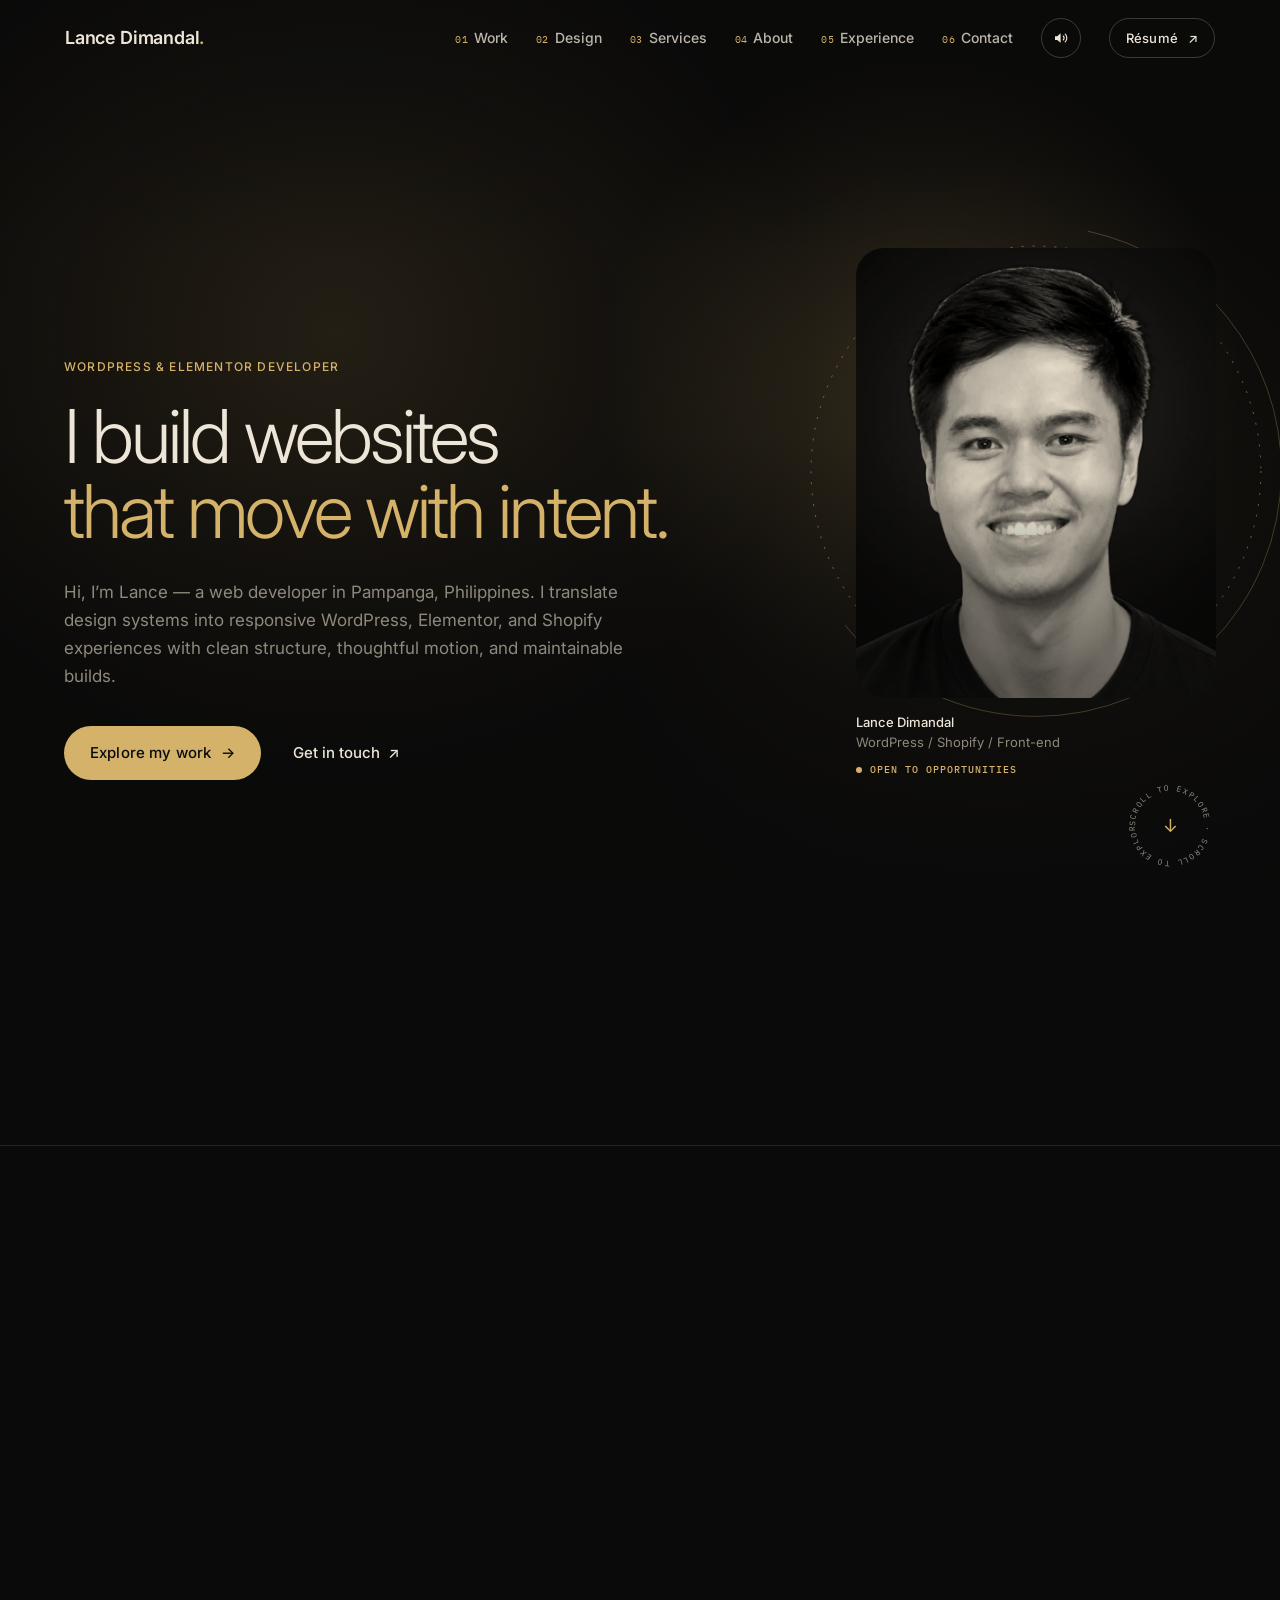
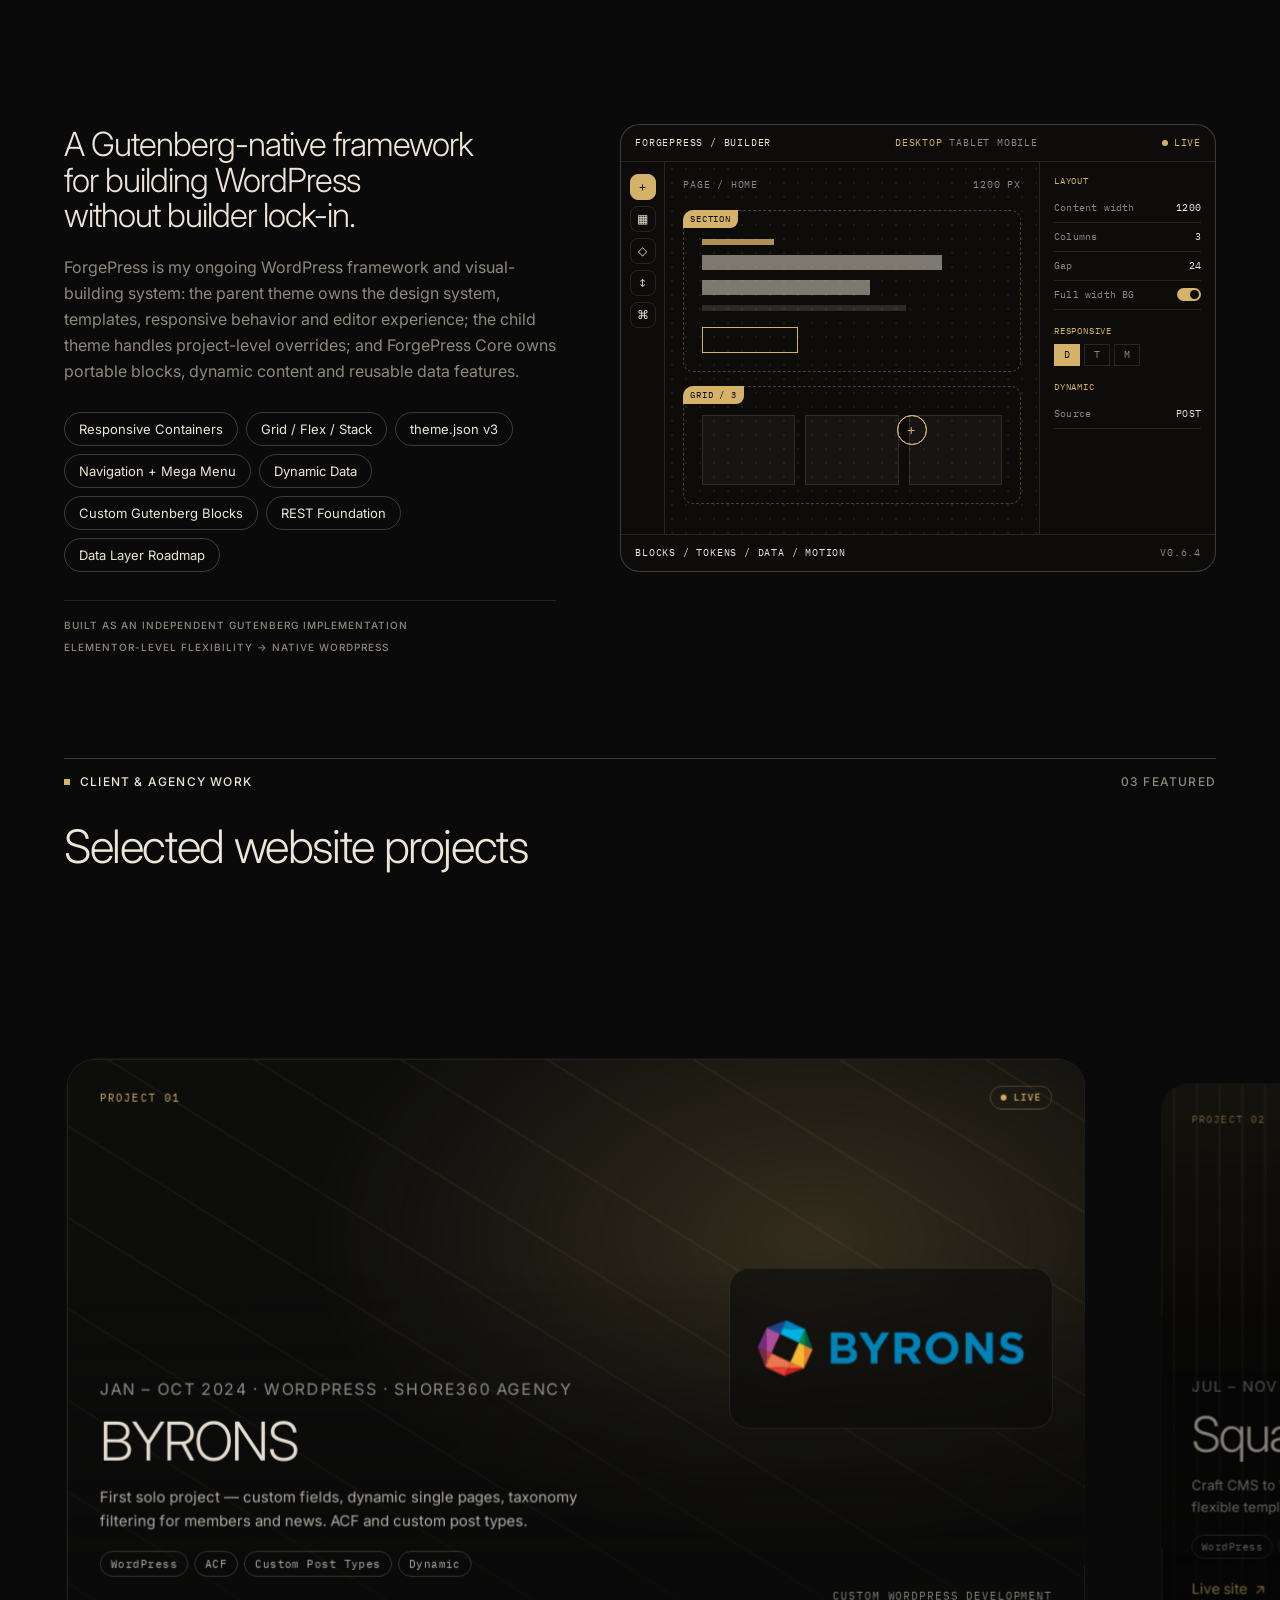
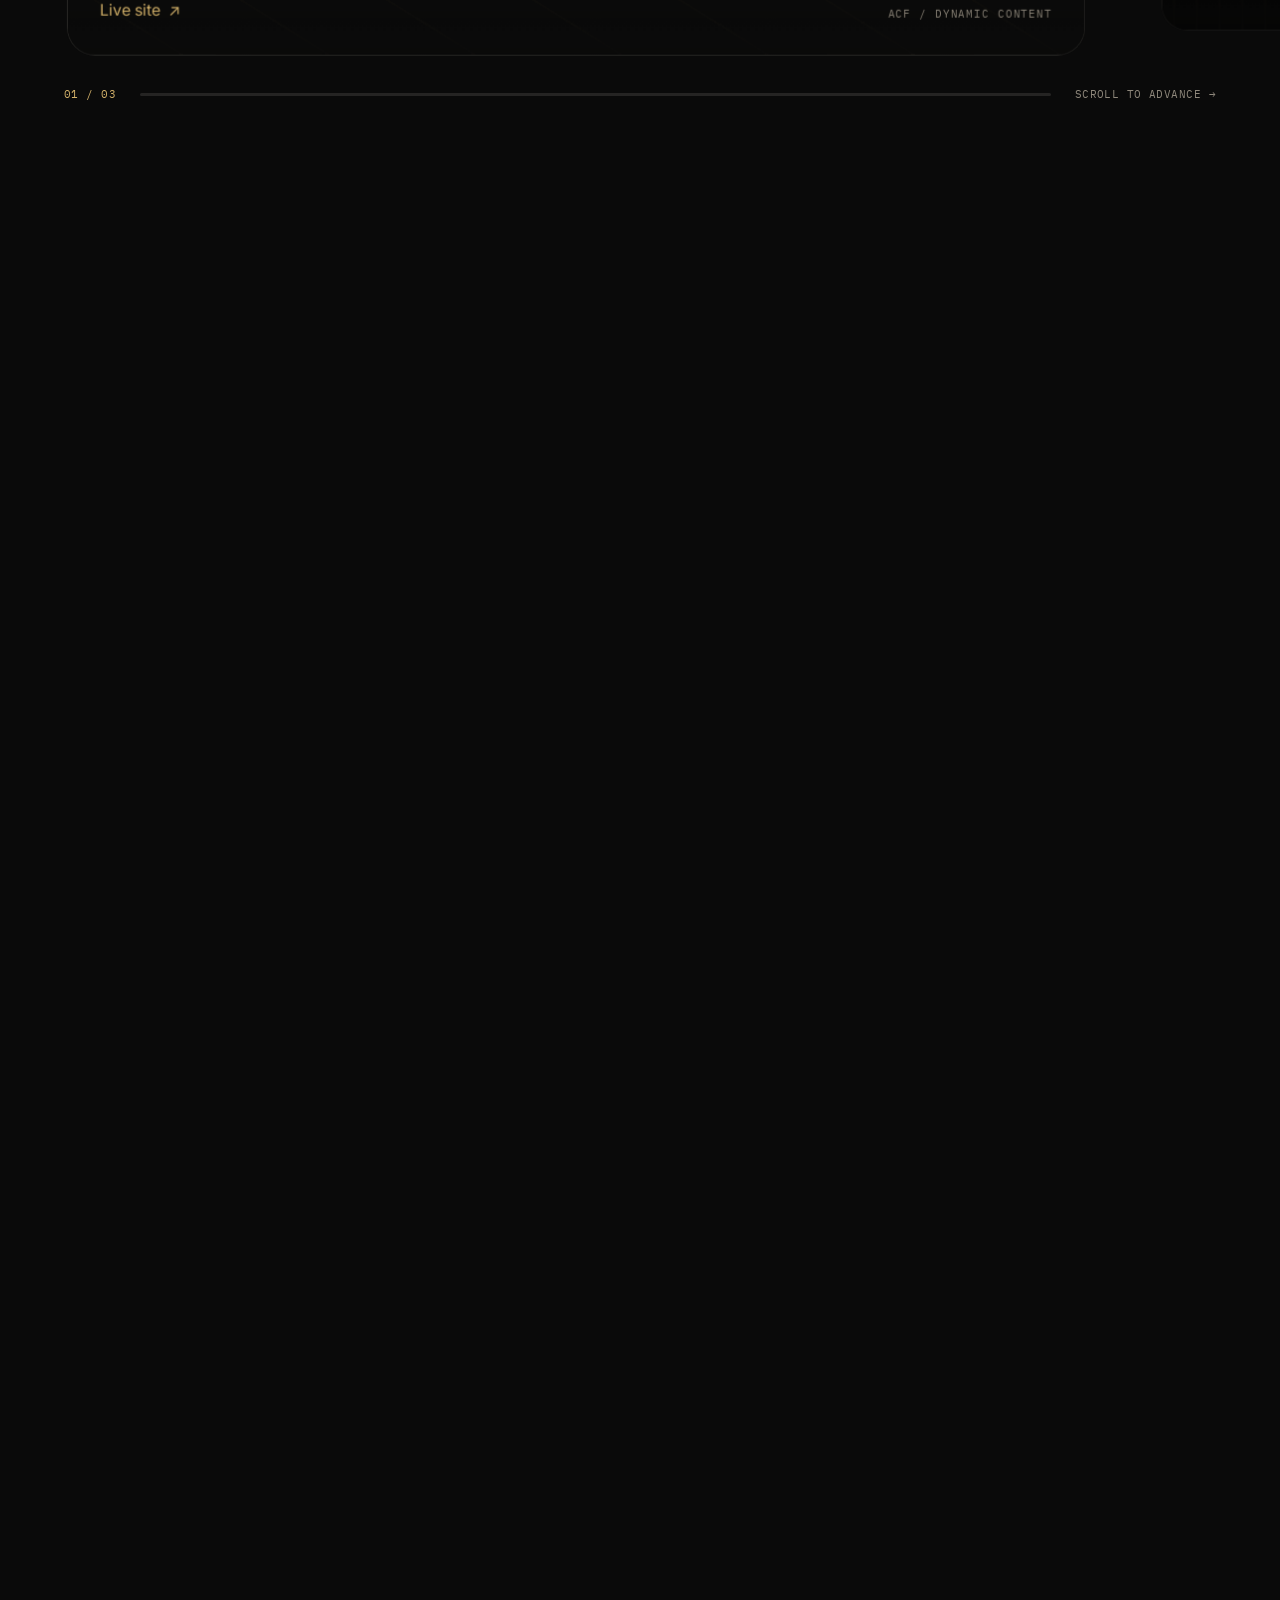
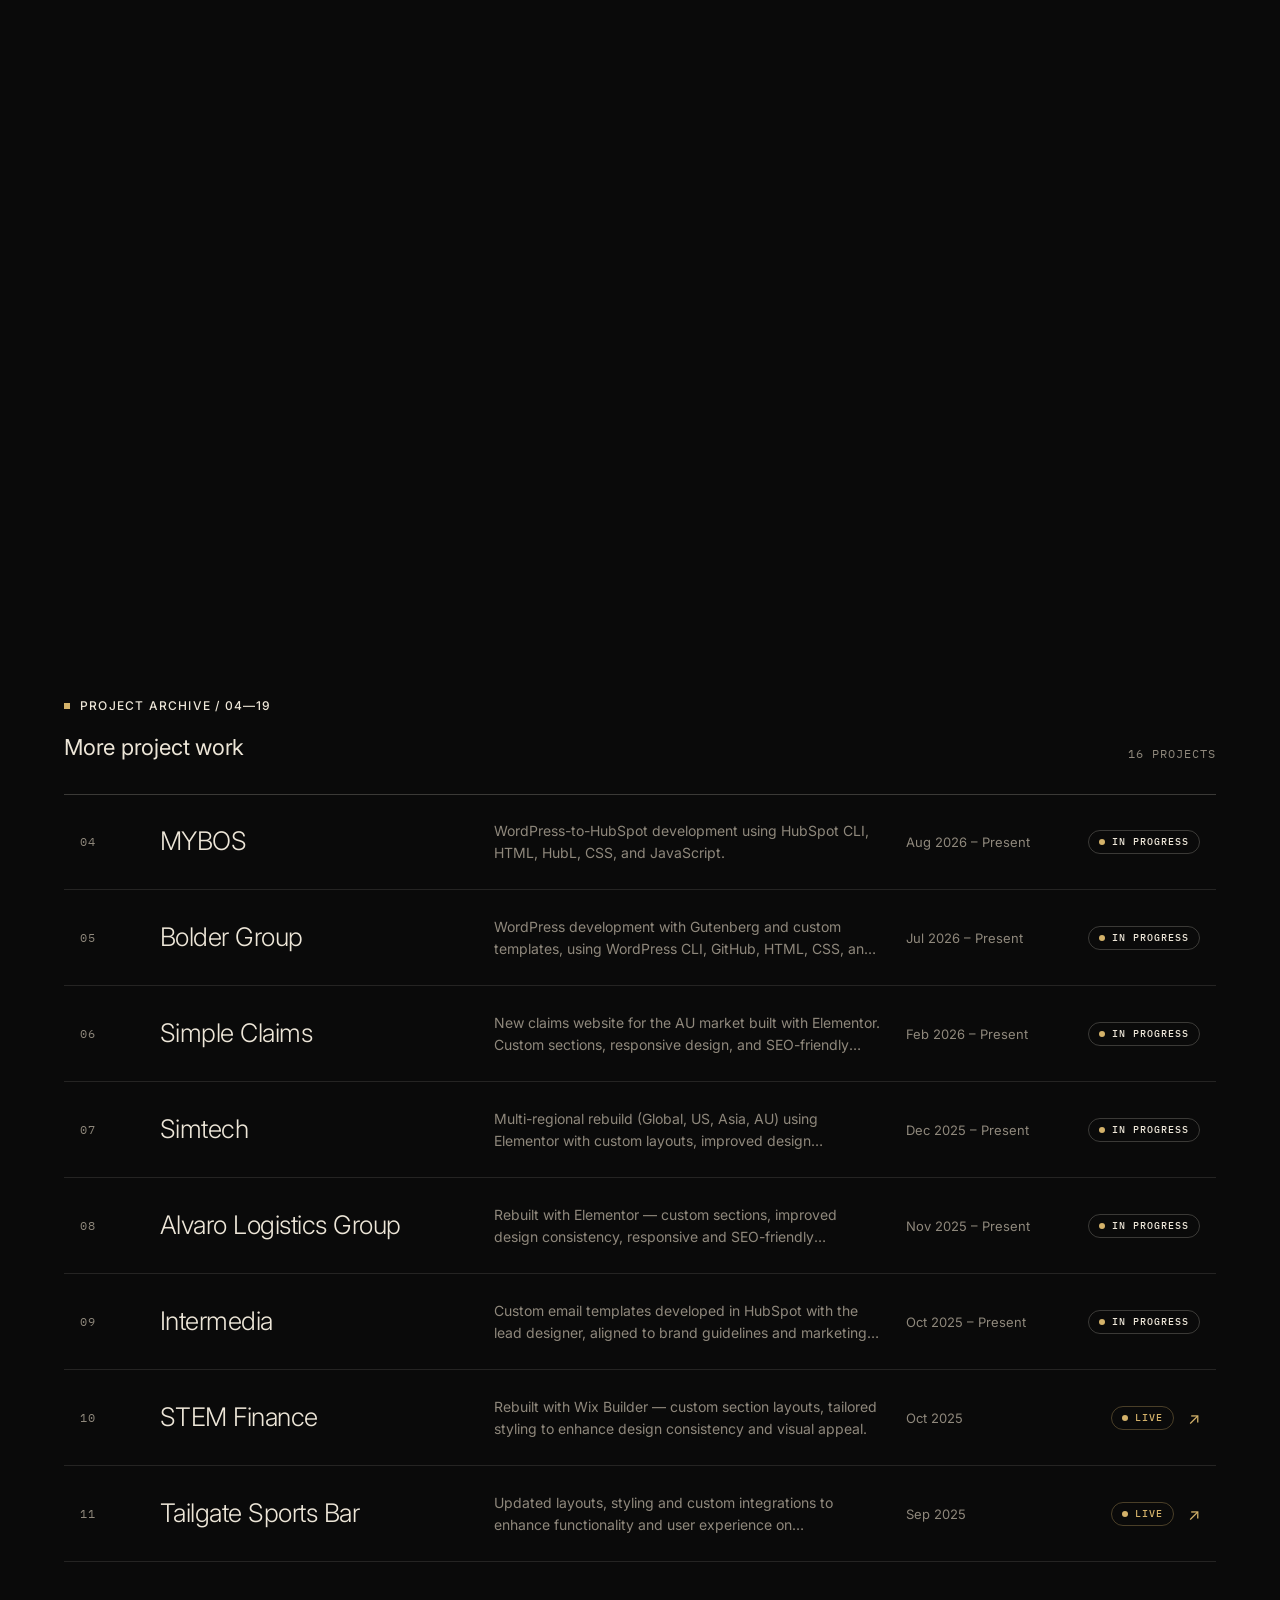
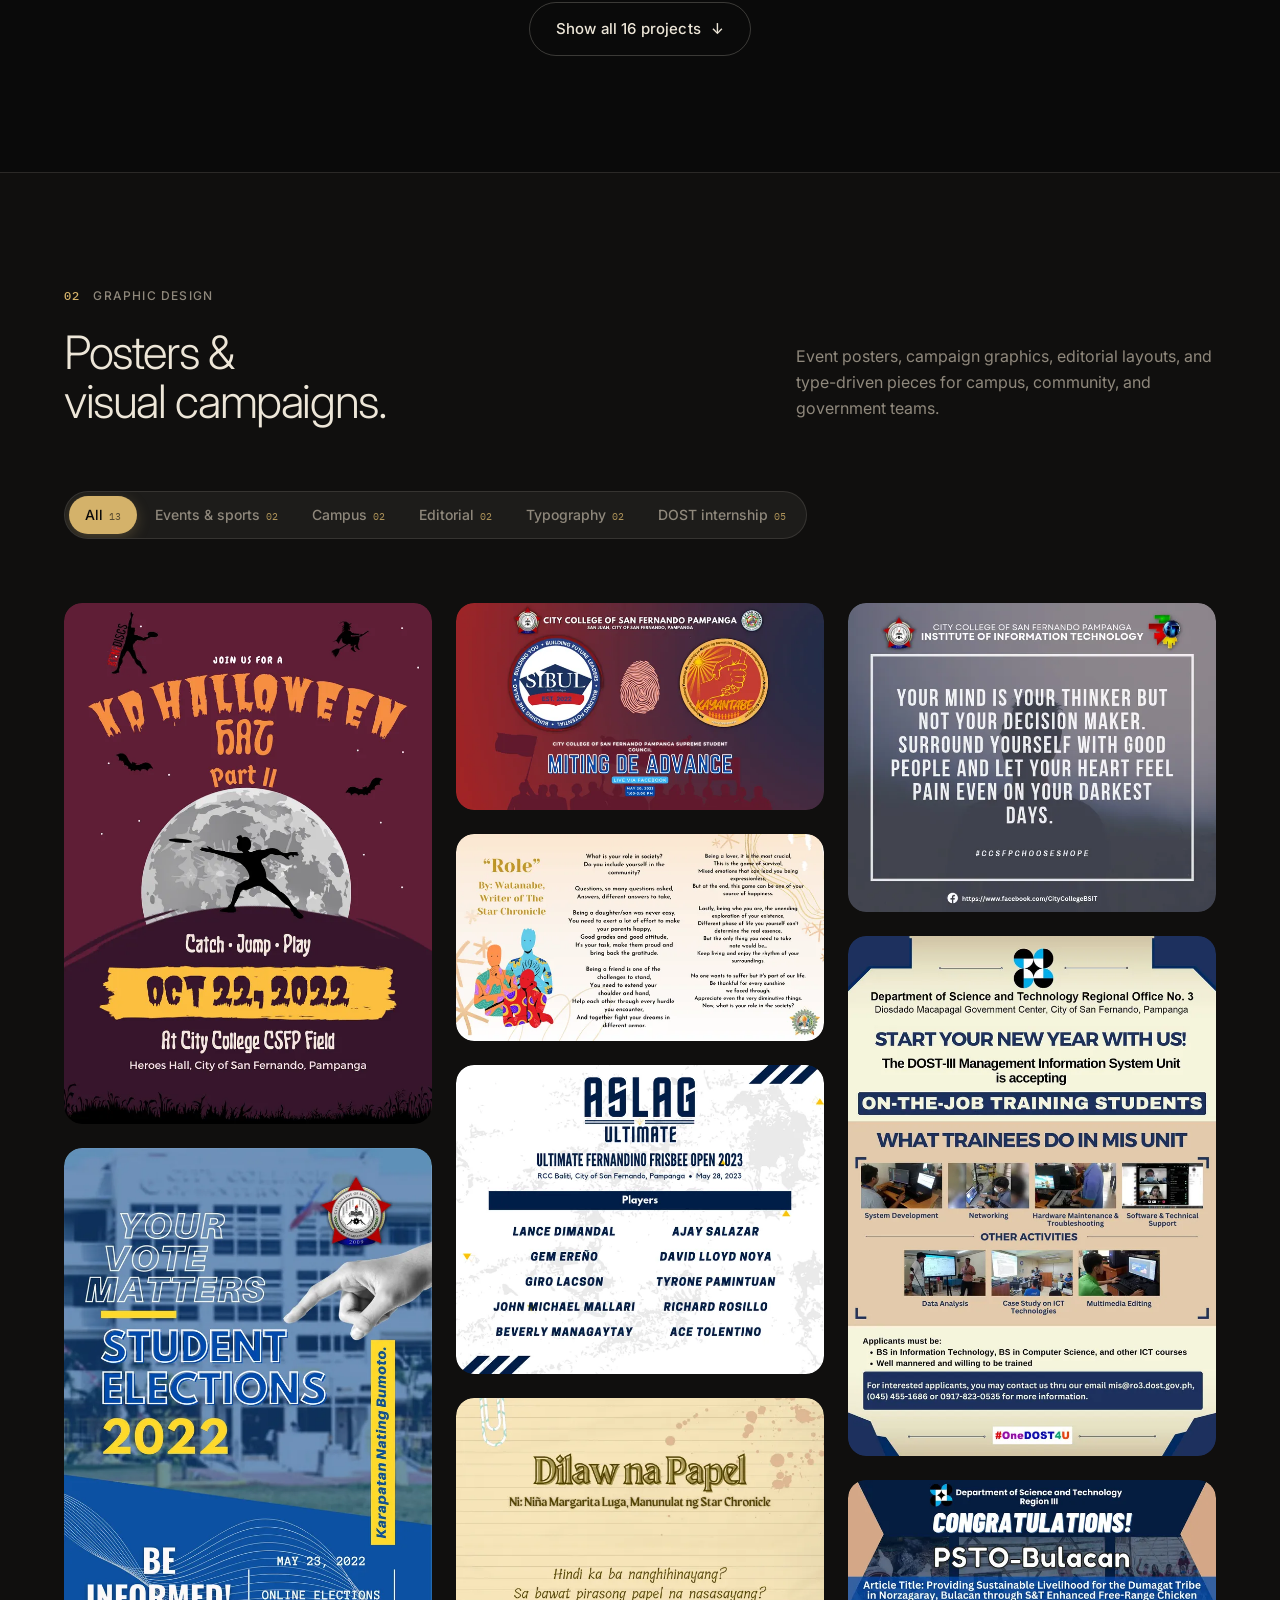
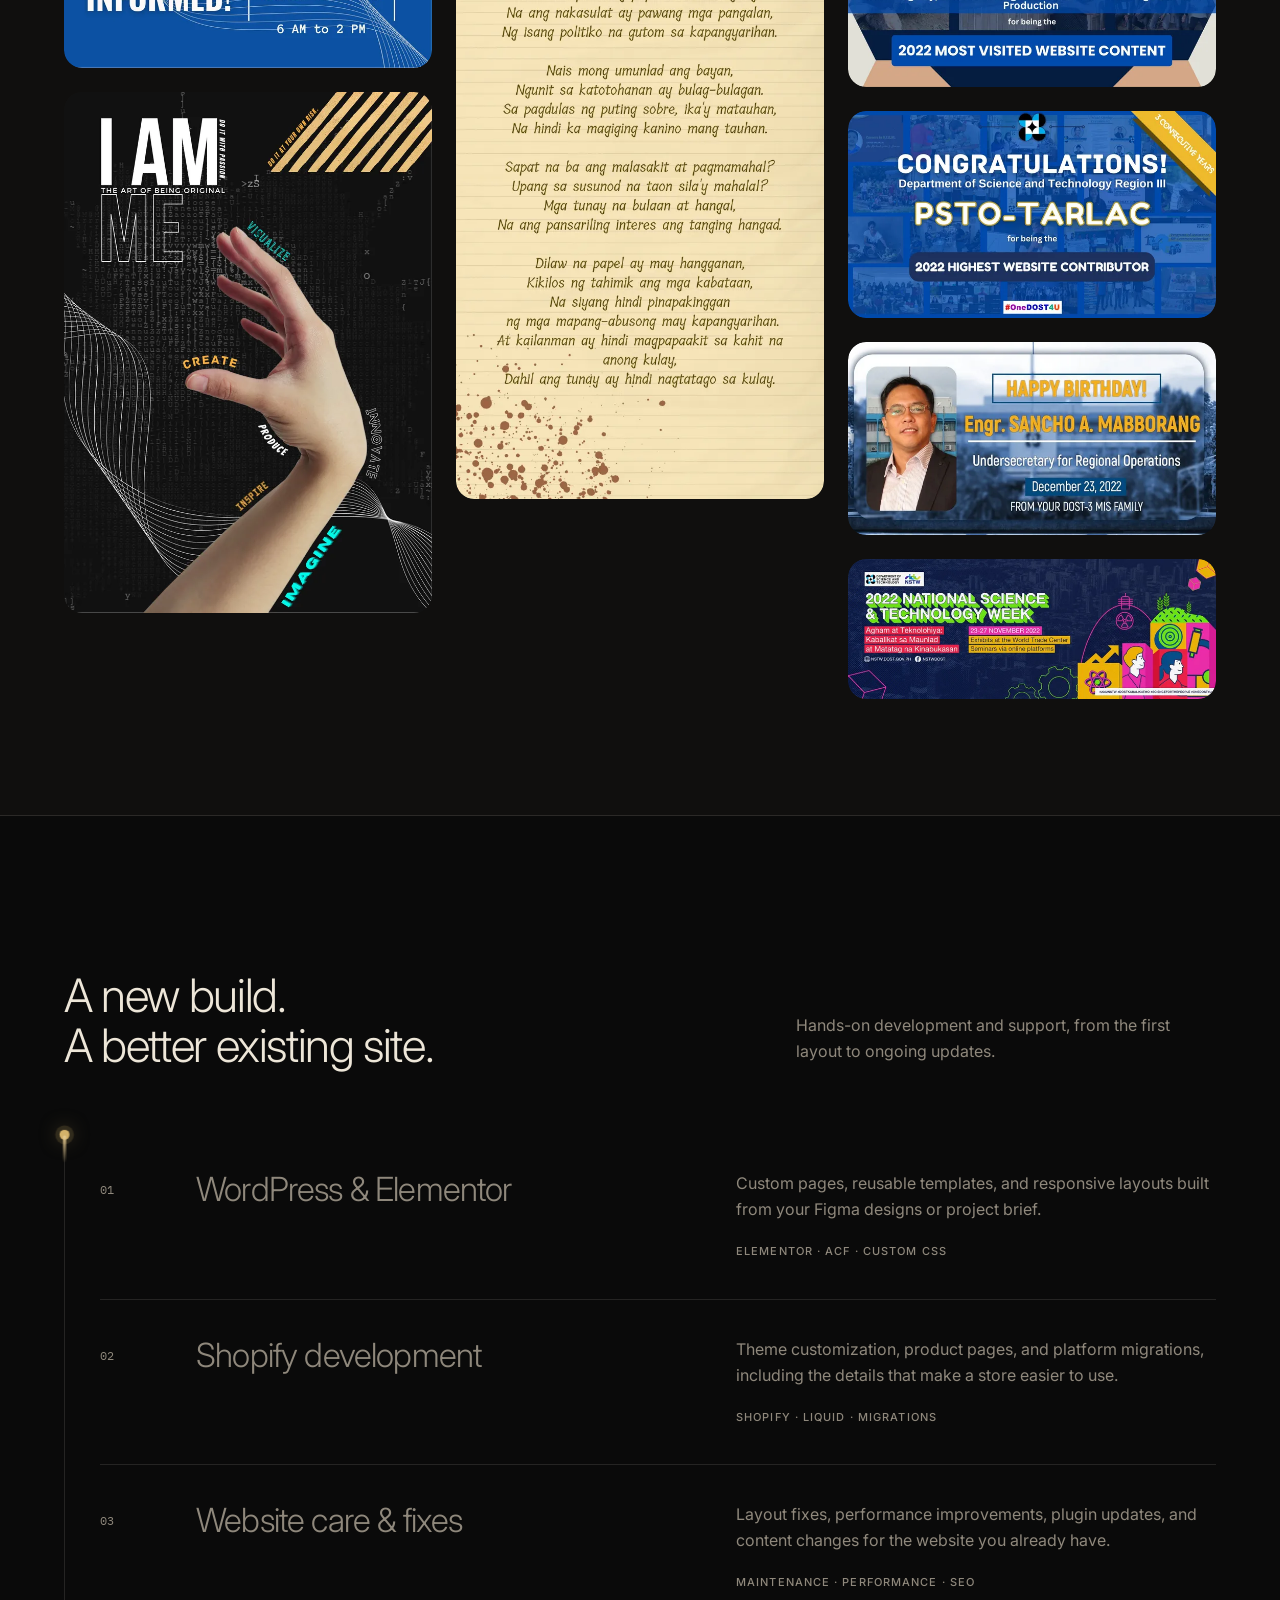
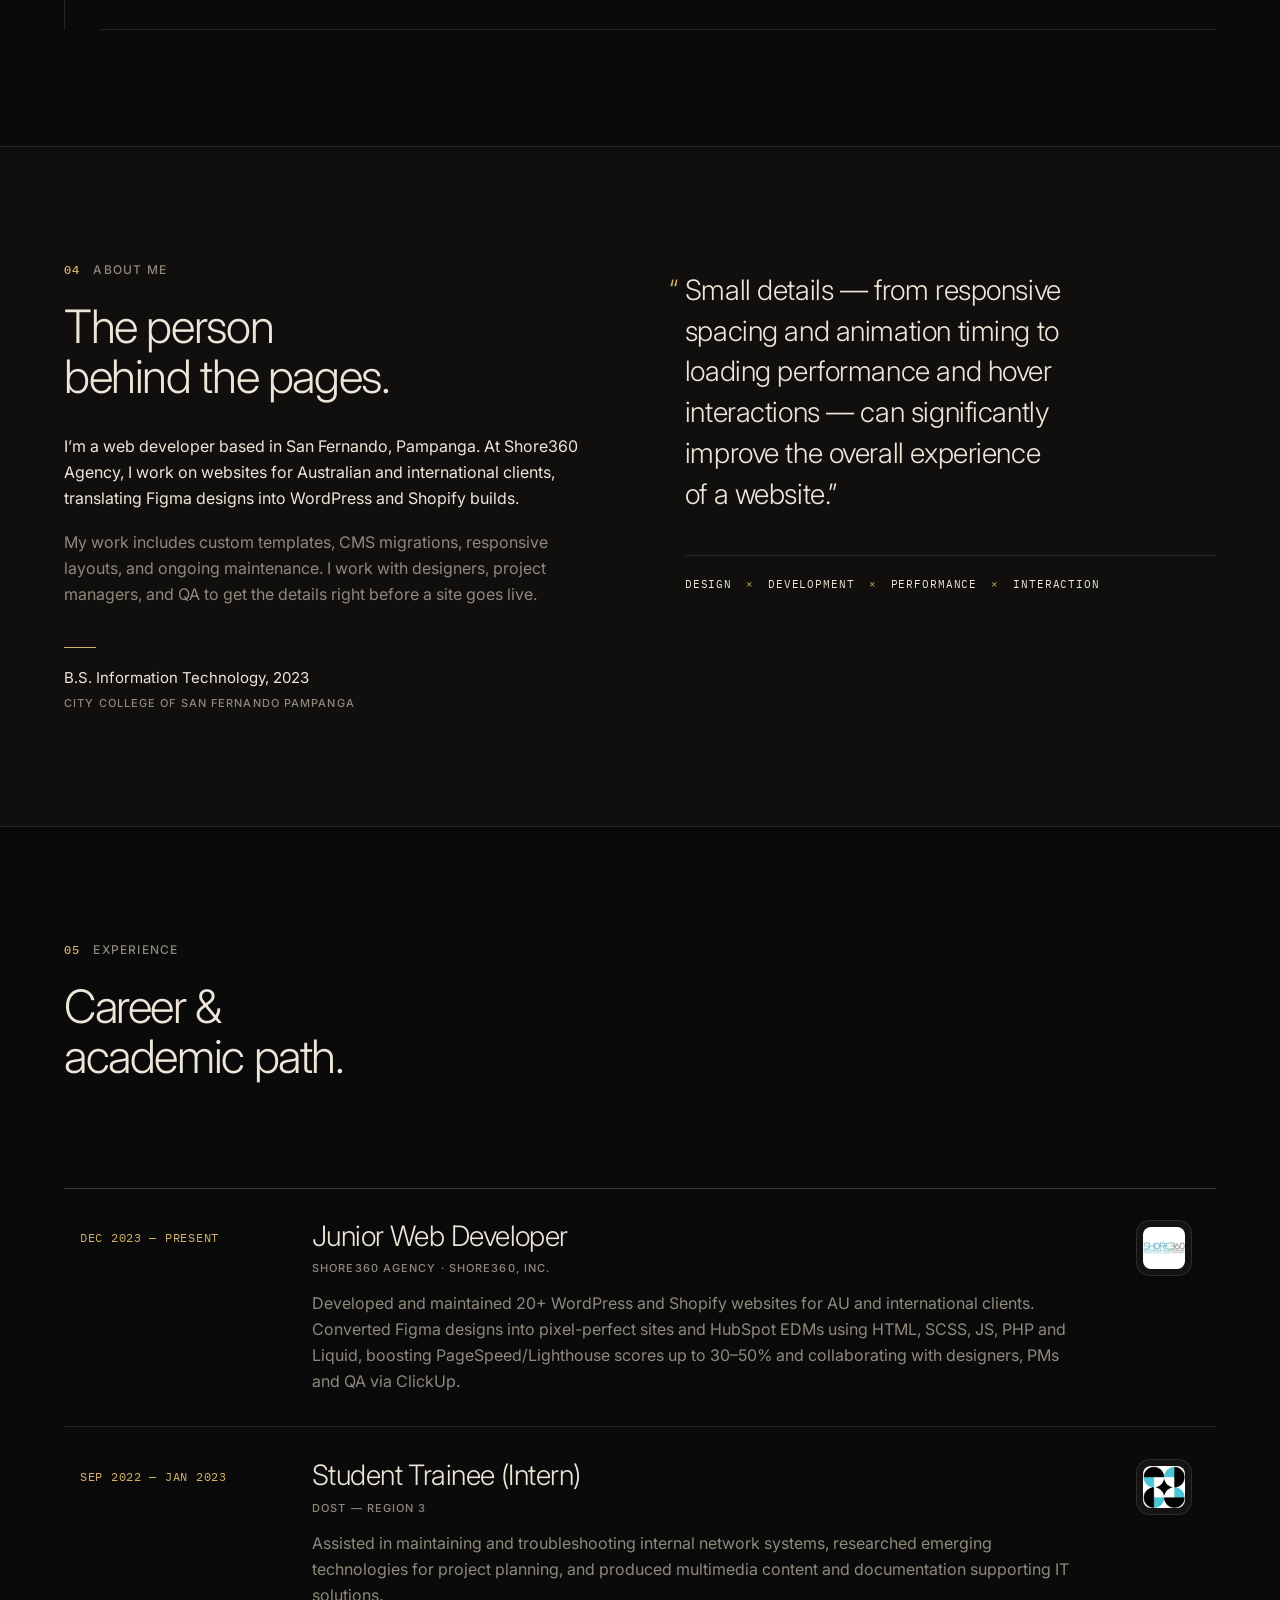
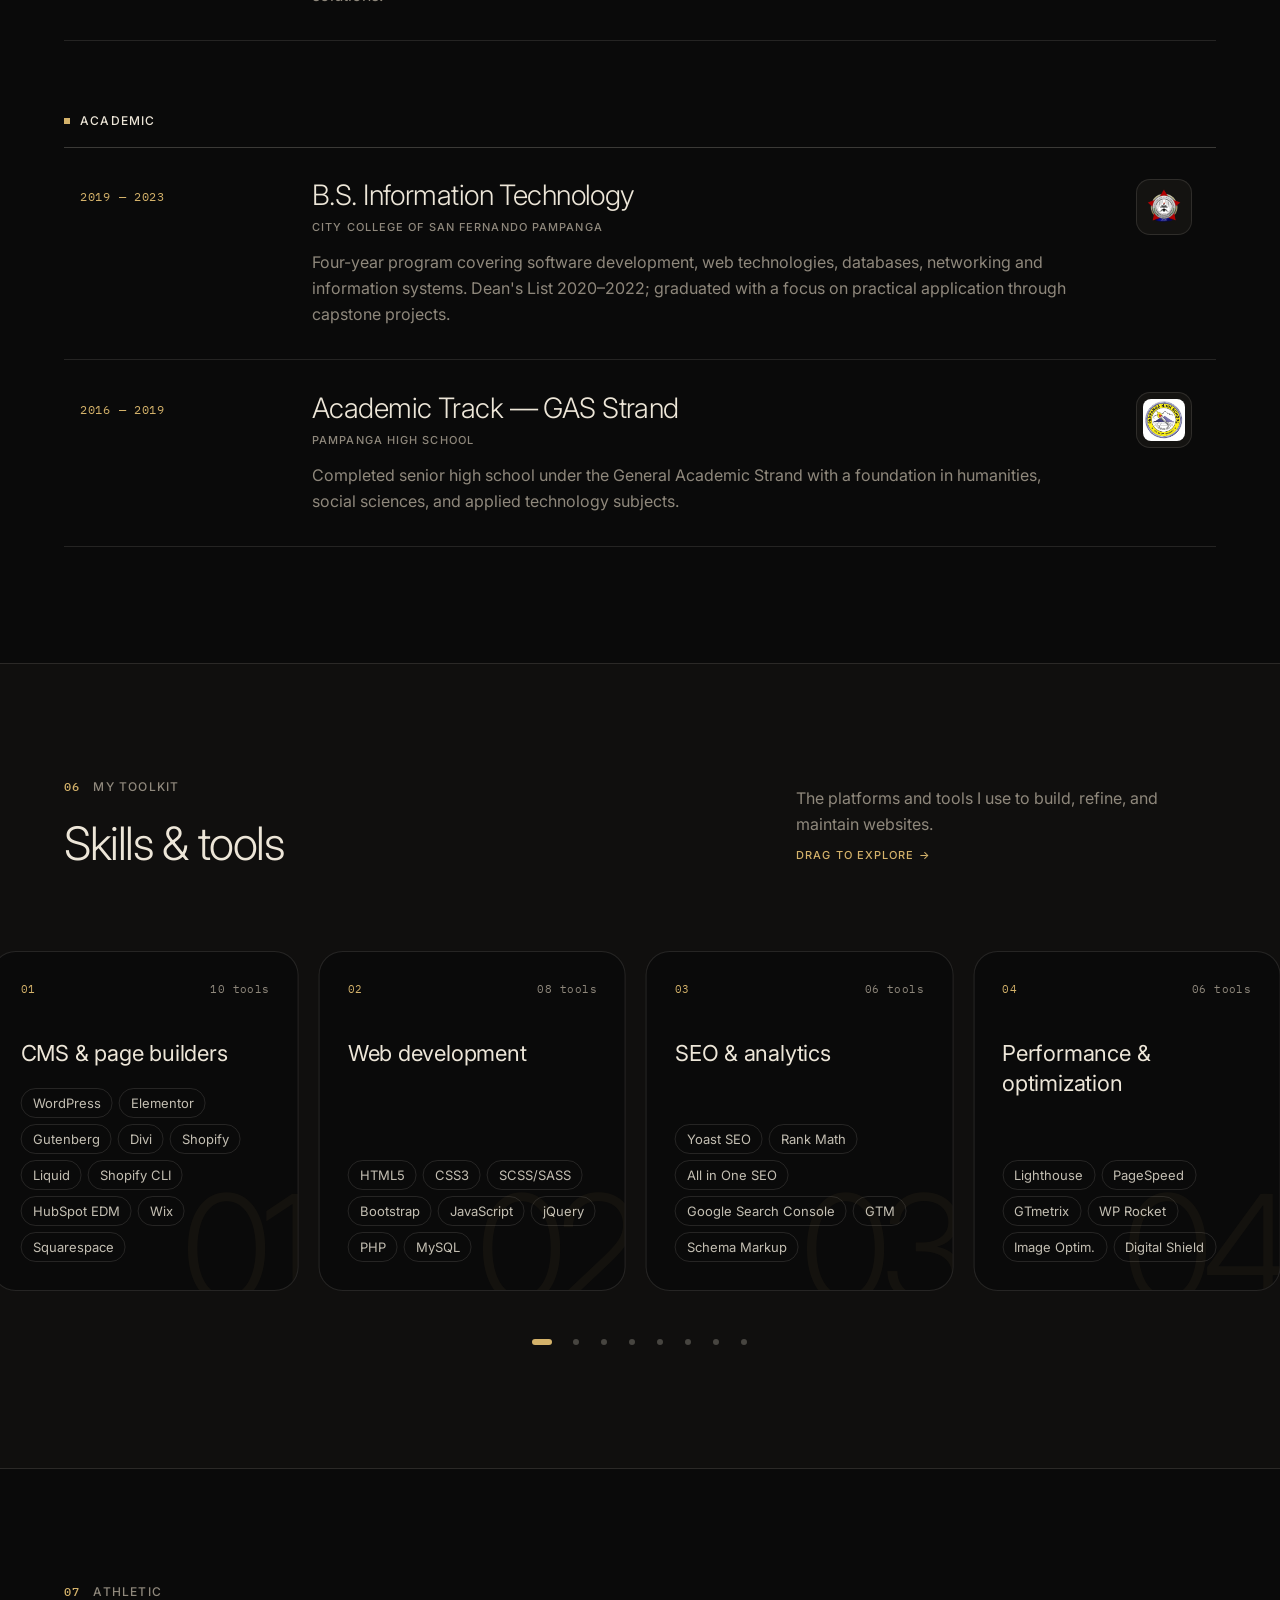
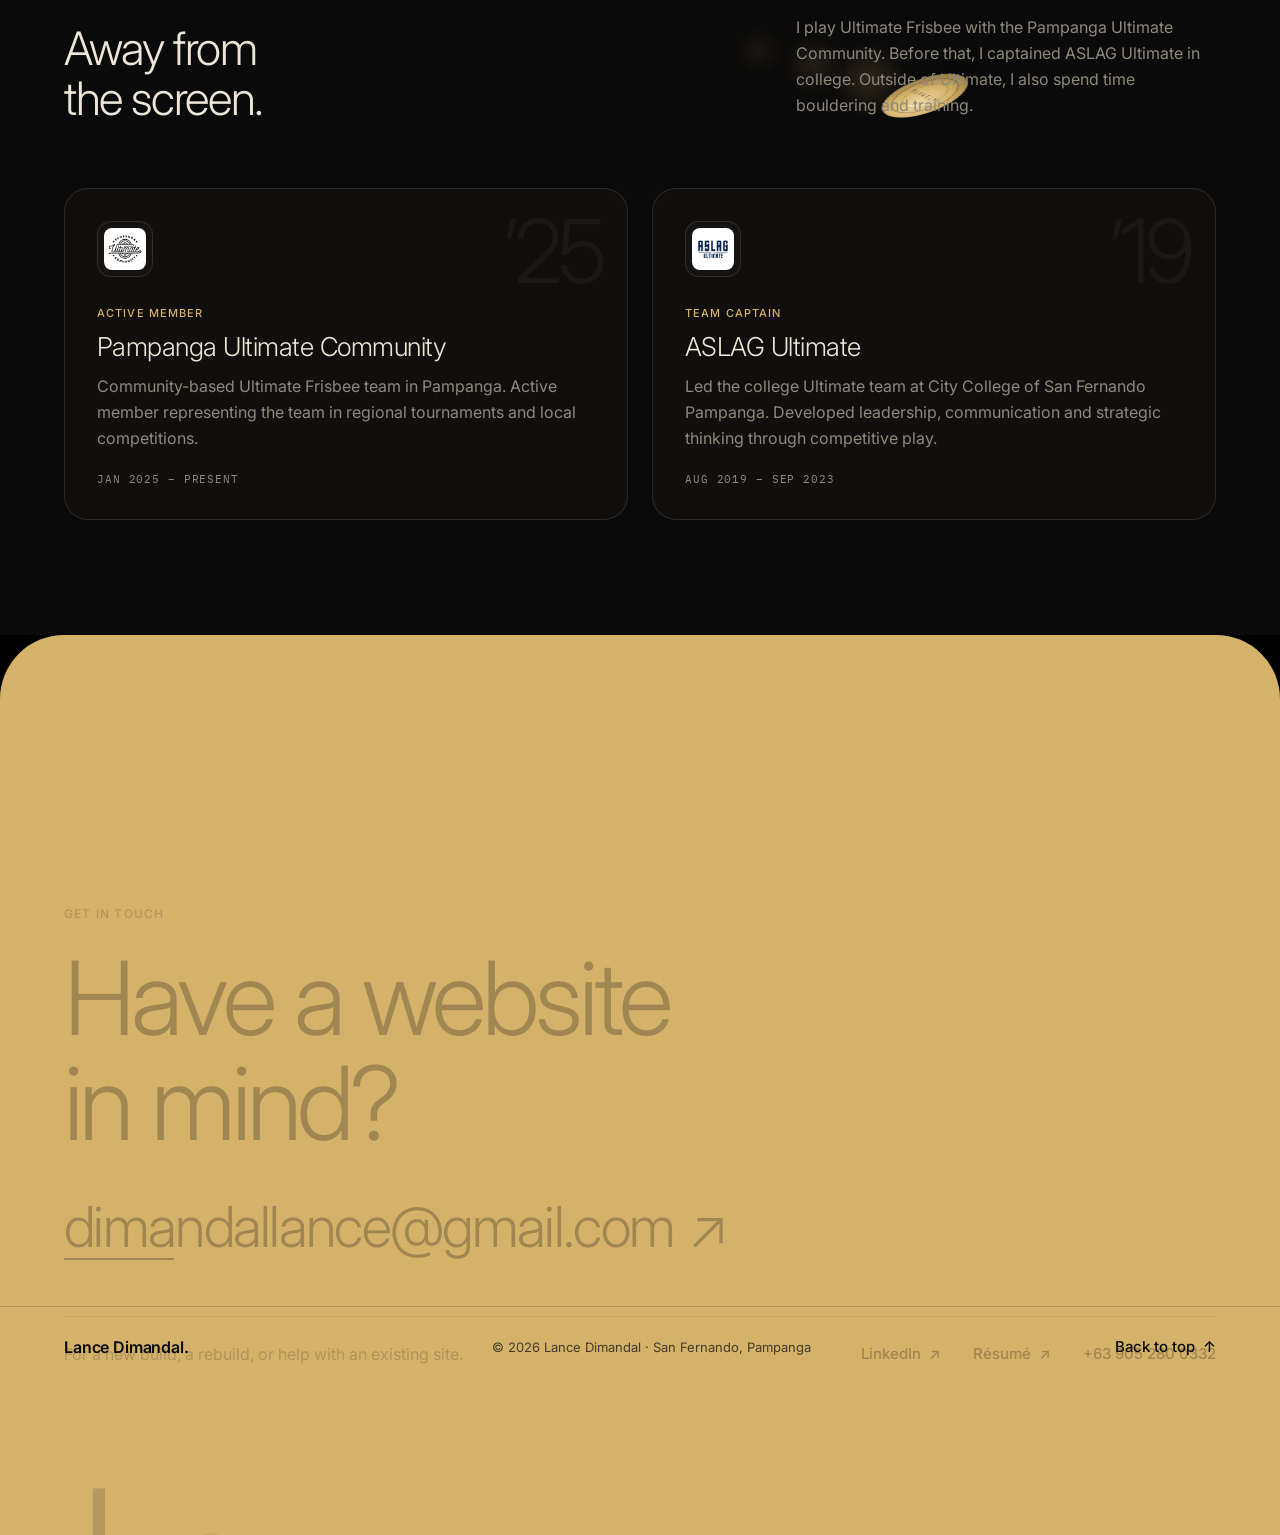
<file: index.html>
<!doctype html>
<html lang="en" class="no-js">
<head>
  <meta charset="utf-8">
  <meta name="viewport" content="width=device-width,initial-scale=1">
  <meta name="color-scheme" content="dark">
  <meta name="theme-color" content="#0a0a0a">
  <meta name="robots" content="noindex, nofollow, noimageindex">
  <meta name="description" content="Lance Dimandal, a web developer in Pampanga, Philippines. ForgePress creator with selected WordPress, Shopify, HubSpot, and agency development work.">
  <title>Lance Dimandal — Web Developer</title>

  <!-- Motion mode is decided before first paint so nothing flashes in and out.
       m-full = every reveal, spring and scroll-linked effect · m-spec = reduced motion. -->
  <script>
    (function () {
      var h = document.documentElement;
      h.classList.remove('no-js');
      var reduce = window.matchMedia && matchMedia('(prefers-reduced-motion: reduce)').matches;
      h.classList.add(reduce ? 'm-spec' : 'm-full');
      try { if (!reduce && !sessionStorage.getItem('ld-boot')) h.classList.add('booting'); } catch (e) {}
      // iPhone/iPad (WebKit) and touch-first devices get the lighter motion paths: no
      // whole-page scaling, which is very costly for Safari on a page this tall.
      var ios = /iP(hone|ad|od)/.test(navigator.userAgent) || (navigator.platform === 'MacIntel' && navigator.maxTouchPoints > 1);
      var coarse = window.matchMedia && matchMedia('(hover: none), (pointer: coarse)').matches;
      if (ios || coarse) h.classList.add('lite');
      // Safety net: content is revealed by main.js. If that script fails or stalls for any
      // reason on a device, drop to the static layout so everything is visible anyway.
      function rescue() {
        if (window.__ldReady) return;
        h.classList.remove('booting', 'm-full', 'menu-open');
        h.classList.add('m-spec', 'hs-off');
      }
      window.addEventListener('error', function (e) {
        if (!window.__ldReady && (!e.filename || /main\.js/.test(e.filename))) rescue();
      });
      // Deferred scripts have run (or failed) by DOMContentLoaded; give the page a moment
      // after that, with an absolute cap for very slow connections.
      document.addEventListener('DOMContentLoaded', function () { setTimeout(rescue, 1500); });
      setTimeout(rescue, 12000);
    })();
  </script>

  <link rel="preconnect" href="https://fonts.googleapis.com">
  <link rel="preconnect" href="https://fonts.gstatic.com" crossorigin>
  <link href="https://fonts.googleapis.com/css2?family=Inter:wght@300;400;500;600&family=IBM+Plex+Mono:wght@400;500&display=swap" rel="stylesheet">
  <link rel="stylesheet" href="css/styles.css?v=2026-11-18b">
  <script src="js/main.js?v=2026-11-18b" defer></script>
</head>
<body>
  <a class="skip" href="#main">Skip to content</a>

  <!-- Boot splash (first visit per tab session) -->
  <div class="curtain" id="curtain" aria-hidden="true">
    <div class="wrap curtain-in">
      <span class="c-top"><span class="c-idx mono">Web developer</span><span class="mono">Portfolio — 2026</span></span>
      <span class="c-title">Lance Dimandal</span>
      <span class="c-bar"><i></i></span>
    </div>
  </div>

  <!-- ============================== Header ============================== -->
  <header class="hdr" id="hdr">
    <div class="wrap hdr-in">
      <a class="logo" href="#top">Lance Dimandal<span>.</span></a>
      <nav class="nav" aria-label="Primary">
        <a href="#work" data-nav="work"><span>01</span>Work</a>
        <a href="#design" data-nav="design"><span>02</span>Design</a>
        <a href="#services" data-nav="services"><span>03</span>Services</a>
        <a href="#about" data-nav="about"><span>04</span>About</a>
        <a href="#experience" data-nav="experience"><span>05</span>Experience</a>
        <a href="#contact" data-nav="contact"><span>06</span>Contact</a>
      </nav>
      <button class="snd" id="sndBtn" type="button" aria-pressed="true" aria-label="Turn sound effects off" title="Sound on">
        <svg viewBox="0 0 24 24" width="18" height="18" fill="none" stroke="currentColor" stroke-width="1.6" stroke-linecap="round" stroke-linejoin="round" aria-hidden="true"><path class="spk" d="M4 9.5h3l4.5-3.8v12.6L7 14.5H4z" fill="currentColor" stroke="none"/><path class="w w1" d="M15 9.4a3.6 3.6 0 0 1 0 5.2"/><path class="w w2" d="M17.6 6.8a7.4 7.4 0 0 1 0 10.4"/><path class="x" d="M15.5 9.5l5 5M20.5 9.5l-5 5"/></svg>
      </button>
      <a class="btn sm ghost resume" href="https://drive.google.com/file/d/15OOSOrkV5i4wzRMXbaLbTsULK8vVV7xe/view?usp=sharing" target="_blank" rel="noopener noreferrer">Résumé <span class="ar">↗</span></a>
      <button class="menu-toggle" type="button" aria-label="Open menu" aria-controls="mobile-menu" aria-expanded="false"><i></i><i></i></button>
    </div>
  </header>

  <div class="dip" id="dip" aria-hidden="true"></div>
  <div class="page-frame" aria-hidden="true"></div>
  <div class="mmenu" id="mobile-menu" aria-hidden="true" role="dialog" aria-label="Navigation">
    <span class="sheet-grab" aria-hidden="true"></span>
    <button class="sheet-close" type="button" aria-label="Close menu">×</button>
    <div class="wrap mmenu-in">
      <span class="meta muted">Navigation / 06</span>
      <nav class="mmenu-links" aria-label="Mobile">
        <a href="#work" style="--i:0"><span>01</span>Work</a>
        <a href="#design" style="--i:1"><span>02</span>Design</a>
        <a href="#services" style="--i:2"><span>03</span>Services</a>
        <a href="#about" style="--i:3"><span>04</span>About</a>
        <a href="#experience" style="--i:4"><span>05</span>Experience</a>
        <a href="#contact" style="--i:5"><span>06</span>Contact</a>
      </nav>
      <div class="mmenu-foot">
        <span>San Fernando, Pampanga</span>
        <a class="lnk" href="https://drive.google.com/file/d/15OOSOrkV5i4wzRMXbaLbTsULK8vVV7xe/view?usp=sharing" target="_blank" rel="noopener noreferrer">Résumé <span class="ar">↗</span></a>
        <a class="lnk" href="mailto:dimandallance@gmail.com">Email me <span class="ar">↗</span></a>
      </div>
    </div>
  </div>

  <main id="main">

    <!-- ============================== Hero ============================== -->
    <section class="hero" id="top" data-title="Index" data-sheet="01">
      <div class="hero-media" aria-hidden="true"></div>
      <div class="hero-spot" id="heroSpot" aria-hidden="true"></div>
      <div class="hero-grad" aria-hidden="true"></div>

      <div class="wrap hero-in">
        <div class="hh">
          <span class="meta eb gold" data-r="rise" style="--d:.2s">WordPress &amp; Elementor developer</span>
          <h1 class="display hero-h" data-r="lines" style="--d:.3s">I build websites<br> <span class="gold">that move with intent.</span></h1>
          <p class="hero-desc muted" data-r="rise" style="--d:.7s">Hi, I’m Lance — a web developer in Pampanga, Philippines. I translate design systems into responsive WordPress, Elementor, and Shopify experiences with clean structure, thoughtful motion, and maintainable builds.</p>
          <div class="hero-actions" data-r="rise" style="--d:.85s">
            <a class="btn" href="#work">Explore my work <span class="ar">→</span></a>
            <a class="lnk" href="mailto:dimandallance@gmail.com">Get in touch <span class="ar">↗</span></a>
          </div>
        </div>

        <figure class="hero-portrait">
          <svg class="ring" viewBox="0 0 200 200" aria-hidden="true"><circle class="r1" cx="100" cy="100" r="96"/><circle class="r2" cx="100" cy="100" r="88"/></svg>
          <div class="ph" data-r="plate" data-from="up" style="--d:.45s">
            <div class="ph-in"><img class="ph-img duo" src="images/profile/lance-dimandal.webp?v=2026-11-16" width="1000" height="1000" alt="Lance Dimandal" fetchpriority="high" decoding="async"></div>
          </div>
          <figcaption data-r="rise" style="--d:1s">
            <span><b>Lance Dimandal</b>WordPress / Shopify / Front-end</span>
            <span class="avail">Open to opportunities</span>
          </figcaption>
        </figure>
      </div>

      <a class="cue-badge" href="#work" aria-label="Scroll to selected work">
        <svg viewBox="0 0 100 100" aria-hidden="true"><defs><path id="cuePath" d="M50,50 m-38,0 a38,38 0 1,1 76,0 a38,38 0 1,1 -76,0"/></defs><text><textPath href="#cuePath">Scroll to explore · Scroll to explore · </textPath></text></svg>
        <span class="ar" aria-hidden="true">↓</span>
      </a>
    </section>

    <!-- Proof band: rules draw down one by one, text follows -->
    <section class="statband" aria-label="Selected development metrics">
      <div class="wrap">
        <div class="proof" data-r="proof">
          <div class="stat"><span class="h3 tab" data-count="20" data-suffix="+">20+</span><span class="meta">Websites developed and maintained across client work</span></div>
          <div class="stat"><span class="h3 tab" data-count="50" data-suffix="%">50%</span><span class="meta">Upper end of recorded PageSpeed / Lighthouse improvement</span></div>
          <div class="stat"><span class="h3 tab" data-count="3" data-pad="2">03</span><span class="meta">Core ecosystems: WordPress, Shopify and HubSpot</span></div>
          <div class="stat"><span class="h3 tab" data-count="2" data-pad="2" data-suffix="+">02+</span><span class="meta">Years working in agency web development</span></div>
        </div>
      </div>
    </section>

    <div class="ticker signal" data-r="fade" aria-hidden="true">
      <div class="tk-track" id="signalTrack">
        <span>WordPress development</span><i>✦</i><span>Shopify builds</span><i>✦</i><span>Figma to code</span><i>✦</i><span>Digital motion</span><i>✦</i><span>CMS migrations</span><i>✦</i><span>HubSpot EDMs</span><i>✦</i>
      </div>
    </div>

    <!-- ============================== 01 Work ============================== -->
    <section class="sec" id="work" data-title="Selected work" data-sheet="02">
      <div class="wrap">
        <div class="shead">
          <div>
            <span class="meta muted eb" data-r="rise"><span class="idx">01</span>Selected work</span>
            <h2 class="h2" data-r="lines">Things I’ve built<br> &amp; worked on.</h2>
          </div>
          <p class="cap muted" data-r="rise" style="--d:.2s">Personal product development alongside selected client builds, rebuilds, migrations, and platform work.</p>
        </div>

        <!-- Personal project: ForgePress -->
        <div class="subhead" data-r="rows"><span class="meta mark">Personal project / 01</span><span class="meta muted">Active development</span></div>

        <article class="fp" id="forgepress">
          <div class="fp-copy">
            <div class="fp-brand" data-r="rise">
              <span class="fp-mark" aria-hidden="true">FP</span>
              <span><span class="meta muted">Personal R&amp;D / WordPress systems</span><strong>ForgePress</strong></span>
              <span class="badge prog">In development</span>
            </div>
            <h3 class="h2 fp-h" data-r="lines" style="--d:.1s">A Gutenberg-native framework<br> for building WordPress<br> without builder lock-in.</h3>
            <p class="cap muted" data-r="rise" style="--d:.25s">ForgePress is my ongoing WordPress framework and visual-building system: the parent theme owns the design system, templates, responsive behavior and editor experience; the child theme handles project-level overrides; and ForgePress Core owns portable blocks, dynamic content and reusable data features.</p>
            <ul class="chipset" data-r="stagger" style="--d:.35s">
              <li>Responsive Containers</li><li>Grid / Flex / Stack</li><li>theme.json v3</li><li>Navigation + Mega Menu</li><li>Dynamic Data</li><li>Custom Gutenberg Blocks</li><li>REST Foundation</li><li>Data Layer Roadmap</li>
            </ul>
            <div class="fp-foot meta muted" data-r="rise" style="--d:.5s"><span>Built as an independent Gutenberg implementation</span><span>Elementor-level flexibility → native WordPress</span></div>
          </div>

          <div class="fp-ui" data-r="plate" data-from="right" aria-label="Stylized ForgePress builder interface preview" role="img">
            <div class="fp-bar"><span>ForgePress / Builder</span><span class="fp-modes"><b>Desktop</b> Tablet Mobile</span><span class="fp-live"><i></i>Live</span></div>
            <div class="fp-ws">
              <div class="fp-tools" aria-hidden="true"><span>+</span><span>▦</span><span>◇</span><span>↕</span><span>⌘</span></div>
              <div class="fp-canvas" aria-hidden="true">
                <div class="fp-cmeta"><span>Page / Home</span><span>1200 px</span></div>
                <div class="fp-sec">
                  <span class="fp-handle">Section</span>
                  <i class="w w1" data-r="line" style="--d:.6s"></i>
                  <i class="w w2" data-r="line" style="--d:.7s"></i>
                  <i class="w w3" data-r="line" style="--d:.8s"></i>
                  <i class="w w4" data-r="line" style="--d:.9s"></i>
                  <i class="w w5"></i>
                </div>
                <div class="fp-sec">
                  <span class="fp-handle">Grid / 3</span>
                  <div class="fp-cards" data-r="stagger" style="--d:1s"><i></i><i></i><i></i></div>
                </div>
                <span class="fp-target"><span>+</span></span>
              </div>
              <div class="fp-insp" aria-hidden="true">
                <span class="fp-it">Layout</span>
                <div class="fp-ctl"><span>Content width</span><b>1200</b></div>
                <div class="fp-ctl"><span>Columns</span><b>3</b></div>
                <div class="fp-ctl"><span>Gap</span><b>24</b></div>
                <div class="fp-ctl"><span>Full width BG</span><i class="sw"></i></div>
                <span class="fp-it">Responsive</span>
                <div class="fp-bp"><span class="on">D</span><span>T</span><span>M</span></div>
                <span class="fp-it">Dynamic</span>
                <div class="fp-ctl"><span>Source</span><b>POST</b></div>
              </div>
            </div>
            <div class="fp-bar fp-bar--foot"><span>Blocks / Tokens / Data / Motion</span><span>v0.6.4</span></div>
          </div>
        </article>

        <!-- Client & agency work: the pile (sticky stacking cards) -->
        <div class="subhead mt96" data-r="rows"><span class="meta mark">Client &amp; agency work</span><span class="meta muted">03 featured</span></div>
        <h3 class="h2 mt32" data-r="lines">Selected website projects</h3>
      </div>

      <div class="hscroll" id="hscroll">
        <div class="hs-sticky">
          <div class="hs-track" id="hstrack">
          <a class="pcard" href="https://byrons.com.au/" target="_blank" rel="noopener noreferrer" data-cursor="Visit site">
            <span class="pshot"><i style="background:radial-gradient(70% 90% at 70% 30%,rgba(212,178,106,.20),transparent 60%),repeating-linear-gradient(32deg,#0d0d0c 0 38px,#1b1913 38px 40px,#0d0d0c 40px 78px)"></i></span>
            <span class="pscrim"></span>
            <span class="ptop"><span class="zb">Project 01</span><span class="badge live">Live</span></span>
            <span class="plogo"><img src="images/clients/byrons.webp" width="339" height="70" alt="BYRONS" loading="lazy" decoding="async"></span>
            <span class="pmeta">
              <span class="sub">Jan – Oct 2024 · WordPress · Shore360 Agency</span>
              <span class="nm">BYRONS</span>
              <span class="pd">First solo project — custom fields, dynamic single pages, taxonomy filtering for members and news. ACF and custom post types.</span>
              <span class="tags"><span>WordPress</span><span>ACF</span><span>Custom Post Types</span><span>Dynamic</span></span>
              <span class="go">Live site <span class="ar">↗</span></span>
            </span>
            <span class="pnote">Custom WordPress development<br> ACF / Dynamic content</span>
          </a>

          <a class="pcard" href="https://squadronenergy.com/" target="_blank" rel="noopener noreferrer" data-cursor="Visit site">
            <span class="pshot"><i style="background:linear-gradient(180deg,rgba(212,178,106,.12),transparent 55%),repeating-linear-gradient(90deg,#0c0c0b 0 22px,#1d1a14 22px 25px)"></i></span>
            <span class="pscrim"></span>
            <span class="ptop"><span class="zb">Project 02</span><span class="badge live">Live</span></span>
            <span class="plogo"><img src="images/clients/squadron-energy.svg" width="220" height="54" alt="Squadron Energy" loading="lazy" decoding="async"></span>
            <span class="pmeta">
              <span class="sub">Jul – Nov 2025 · WordPress · Shore360 Agency</span>
              <span class="nm">Squadron Energy</span>
              <span class="pd">Craft CMS to WordPress migration. Reusable Elementor layouts with flexible templates and optimized form structures.</span>
              <span class="tags"><span>WordPress</span><span>Elementor</span><span>CMS Migration</span></span>
              <span class="go">Live site <span class="ar">↗</span></span>
            </span>
            <span class="pnote">A new home on WordPress<br> Craft CMS → WordPress</span>
          </a>

          <div class="pcard" tabindex="0">
            <span class="pshot"><i style="background:radial-gradient(60% 80% at 30% 50%,rgba(212,178,106,.16),transparent 65%),radial-gradient(circle,#2b2519 2.4px,transparent 3px) 0 0/22px 22px,#0c0c0b"></i></span>
            <span class="pscrim"></span>
            <span class="ptop"><span class="zb">Project 03</span><span class="badge prog">In progress</span></span>
            <span class="plogo"><img src="images/clients/awr-solutions.webp" width="350" height="169" alt="AWR Solutions" loading="lazy" decoding="async"></span>
            <span class="pmeta">
              <span class="sub">Sep 2025 – Present · Shopify · Shore360 Agency</span>
              <span class="nm">AWR Solutions</span>
              <span class="pd">Neto-to-Shopify migration with advanced product filtering, custom forms, payment gateway integration and optimized inventory management.</span>
              <span class="tags"><span>Shopify</span><span>Liquid</span><span>Custom Code</span><span>CLI</span></span>
            </span>
            <span class="pnote">Moving commerce to Shopify<br> Neto → Shopify</span>
          </div>
          </div>
          <div class="wrap hs-foot"><span class="mono" id="pcur">01 / 03</span><span class="hs-bar"><i id="hsbar"></i></span><span class="mono">Scroll to advance →</span></div>
        </div>
      </div>

      <div class="wrap">

        <!-- Client & agency work: archive index (newest first) -->
        <div class="ihead mt96" data-r="rise">
          <div><span class="meta mark">Project archive / 04—19</span><h3 class="h3 mt16">More project work</h3></div>
          <span class="meta muted mono" id="archCount">16 projects</span>
        </div>
        <div class="irows" data-r="rows" id="irows">
          <div class="irow"><span class="no meta muted mono">04</span><span class="nm">MYBOS<span class="sm">WordPress to HubSpot · Aug 2026 – Present</span></span><span class="pv" aria-hidden="true"><span><img src="images/clients/mybos.svg" alt="" loading="lazy"></span></span><span class="sub cap muted">WordPress-to-HubSpot development using HubSpot CLI, HTML, HubL, CSS, and JavaScript.</span><span class="yr cap muted">Aug 2026 – Present</span><span class="last"><span class="badge prog">In progress</span></span></div>
          <div class="irow"><span class="no meta muted mono">05</span><span class="nm">Bolder Group<span class="sm">WordPress Gutenberg · Jul 2026 – Present</span></span><span class="pv" aria-hidden="true"><span><img src="images/clients/bolder-group.png" alt="" loading="lazy"></span></span><span class="sub cap muted">WordPress development with Gutenberg and custom templates, using WordPress CLI, GitHub, HTML, CSS, and JavaScript.</span><span class="yr cap muted">Jul 2026 – Present</span><span class="last"><span class="badge prog">In progress</span></span></div>
          <div class="irow"><span class="no meta muted mono">06</span><span class="nm">Simple Claims<span class="sm">WordPress · Feb 2026 – Present</span></span><span class="pv" aria-hidden="true"><span><img src="images/clients/simple-claims.png" alt="" loading="lazy"></span></span><span class="sub cap muted">New claims website for the AU market built with Elementor. Custom sections, responsive design, and SEO-friendly setup from day one.</span><span class="yr cap muted">Feb 2026 – Present</span><span class="last"><span class="badge prog">In progress</span></span></div>
          <div class="irow"><span class="no meta muted mono">07</span><span class="nm">Simtech<span class="sm">WordPress · Dec 2025 – Present</span></span><span class="pv" aria-hidden="true"><span><img src="images/clients/simtech.png" alt="" loading="lazy"></span></span><span class="sub cap muted">Multi-regional rebuild (Global, US, Asia, AU) using Elementor with custom layouts, improved design consistency and SEO across all regions.</span><span class="yr cap muted">Dec 2025 – Present</span><span class="last"><span class="badge prog">In progress</span></span></div>
          <div class="irow"><span class="no meta muted mono">08</span><span class="nm">Alvaro Logistics Group<span class="sm">WordPress · Nov 2025 – Present</span></span><span class="pv" aria-hidden="true"><span><img src="images/clients/alvaro-logistics.avif" alt="" loading="lazy"></span></span><span class="sub cap muted">Rebuilt with Elementor — custom sections, improved design consistency, responsive and SEO-friendly configurations.</span><span class="yr cap muted">Nov 2025 – Present</span><span class="last"><span class="badge prog">In progress</span></span></div>
          <div class="irow"><span class="no meta muted mono">09</span><span class="nm">Intermedia<span class="sm">HubSpot EDM · Oct 2025 – Present</span></span><span class="pv" aria-hidden="true"><span><img src="images/clients/intermedia.svg" alt="" loading="lazy"></span></span><span class="sub cap muted">Custom email templates developed in HubSpot with the lead designer, aligned to brand guidelines and marketing objectives — tested across Outlook, Gmail and Apple Mail.</span><span class="yr cap muted">Oct 2025 – Present</span><span class="last"><span class="badge prog">In progress</span></span></div>
          <a class="irow" href="https://www.stemfinance.com.au/" target="_blank" rel="noopener noreferrer"><span class="no meta muted mono">10</span><span class="nm">STEM Finance<span class="sm">Wix · Oct 2025</span></span><span class="pv" aria-hidden="true"><span><img src="images/clients/stem-finance.avif" alt="" loading="lazy"></span></span><span class="sub cap muted">Rebuilt with Wix Builder — custom section layouts, tailored styling to enhance design consistency and visual appeal.</span><span class="yr cap muted">Oct 2025</span><span class="last"><span class="badge live">Live</span><span class="ar">↗</span></span></a>
          <a class="irow" href="https://www.tailgatesportsbar.com.au/" target="_blank" rel="noopener noreferrer"><span class="no meta muted mono">11</span><span class="nm">Tailgate Sports Bar<span class="sm">Squarespace · Sep 2025</span></span><span class="pv" aria-hidden="true"><span><img src="images/clients/tailgate-sports-bar.webp" alt="" loading="lazy"></span></span><span class="sub cap muted">Updated layouts, styling and custom integrations to enhance functionality and user experience on Squarespace.</span><span class="yr cap muted">Sep 2025</span><span class="last"><span class="badge live">Live</span><span class="ar">↗</span></span></a>
          <div class="irows-more" id="irowsMore">
            <div class="irows-more-in">
              <a class="irow" href="https://shore360agency.com/" target="_blank" rel="noopener noreferrer"><span class="no meta muted mono">12</span><span class="nm">Shore360 Agency<span class="sm">WordPress · May – Nov 2025</span></span><span class="pv" aria-hidden="true"><span><img src="images/clients/shore360-agency.png" alt="" loading="lazy"></span></span><span class="sub cap muted">Designed and developed responsive WordPress site prioritizing SEO, accessibility, and optimized loading speeds.</span><span class="yr cap muted">May – Nov 2025</span><span class="last"><span class="badge live">Live</span><span class="ar">↗</span></span></a>
              <a class="irow" href="https://plumbingestimators.co.nz/" target="_blank" rel="noopener noreferrer"><span class="no meta muted mono">13</span><span class="nm">ePlumbing Estimators NZ<span class="sm">WordPress · Jun – Jul 2025</span></span><span class="pv" aria-hidden="true"><span><img src="images/clients/plumbing-estimators.webp" alt="" loading="lazy"></span></span><span class="sub cap muted">NZ version rebuild with improved performance, structure and UI through custom Elementor sections and optimized templates.</span><span class="yr cap muted">Jun – Jul 2025</span><span class="last"><span class="badge live">Live</span><span class="ar">↗</span></span></a>
              <a class="irow" href="https://plumbingestimators.com.au/" target="_blank" rel="noopener noreferrer"><span class="no meta muted mono">14</span><span class="nm">ePlumbing Estimators AU<span class="sm">WordPress · Apr – Jun 2025</span></span><span class="pv" aria-hidden="true"><span><img src="images/clients/plumbing-estimators.webp" alt="" loading="lazy"></span></span><span class="sub cap muted">AU redesign with optimized Elementor templates, responsive layouts, and modern UI translated from Figma.</span><span class="yr cap muted">Apr – Jun 2025</span><span class="last"><span class="badge live">Live</span><span class="ar">↗</span></span></a>
              <a class="irow" href="https://www.grace.com.au/" target="_blank" rel="noopener noreferrer"><span class="no meta muted mono">15</span><span class="nm">Grace Website Rebuild<span class="sm">WordPress · Oct 2024 – Jun 2025</span></span><span class="pv" aria-hidden="true"><span><img src="images/clients/grace.webp" alt="" loading="lazy"></span></span><span class="sub cap muted">Enhanced UX and visual hierarchy with Elementor. Improved navigation, accessibility, and Salesforce integration.</span><span class="yr cap muted">Oct 2024 – Jun 2025</span><span class="last"><span class="badge live">Live</span><span class="ar">↗</span></span></a>
              <a class="irow" href="https://icanfixthat.com.au/" target="_blank" rel="noopener noreferrer"><span class="no meta muted mono">16</span><span class="nm">I Can Fix That<span class="sm">WordPress · Sep – Oct 2024</span></span><span class="pv" aria-hidden="true"><span><img src="images/clients/i-can-fix-that.svg" alt="" loading="lazy"></span></span><span class="sub cap muted">Service-focused WordPress site with SEO-optimized content using Elementor.</span><span class="yr cap muted">Sep – Oct 2024</span><span class="last"><span class="badge live">Live</span><span class="ar">↗</span></span></a>
              <a class="irow" href="https://netbank.ph/" target="_blank" rel="noopener noreferrer"><span class="no meta muted mono">17</span><span class="nm">Netbank Philippines<span class="sm">WordPress · Jul – Aug 2024</span></span><span class="pv" aria-hidden="true"><span><img src="images/clients/netbank.svg" alt="" loading="lazy"></span></span><span class="sub cap muted">Secure, financial-grade WordPress architecture with custom components, enhanced forms, and compliance-focused optimization.</span><span class="yr cap muted">Jul – Aug 2024</span><span class="last"><span class="badge live">Live</span><span class="ar">↗</span></span></a>
              <a class="irow" href="https://www.jobs360.com.ph/" target="_blank" rel="noopener noreferrer"><span class="no meta muted mono">18</span><span class="nm">Jobs360 Website Rebuild<span class="sm">WordPress · Jul – Oct 2024</span></span><span class="pv" aria-hidden="true"><span><img src="images/clients/jobs360.svg" alt="" loading="lazy"></span></span><span class="sub cap muted">Revamped job portal layout and filtering system — responsive, SEO-friendly, optimized for employers and applicants alike.</span><span class="yr cap muted">Jul – Oct 2024</span><span class="last"><span class="badge live">Live</span><span class="ar">↗</span></span></a>
              <a class="irow" href="https://bahamasfibroidclinic.com/" target="_blank" rel="noopener noreferrer"><span class="no meta muted mono">19</span><span class="nm">Bahamas Flores Clinic<span class="sm">WordPress + Front-End · May 2024</span></span><span class="pv" aria-hidden="true"><span><img src="images/clients/bahamas-flores-clinic.webp" alt="" loading="lazy"></span></span><span class="sub cap muted">Custom HTML, SCSS and JavaScript front-end integration for a WordPress site, with Git-based version control.</span><span class="yr cap muted">May 2024</span><span class="last"><span class="badge live">Live</span><span class="ar">↗</span></span></a>
            </div>
          </div>
        </div>
        <div class="irows-act" data-r="rise">
          <button class="btn ghost" type="button" id="irowsBtn" aria-expanded="false" aria-controls="irowsMore"><span class="lbl">Show all 16 projects</span> <span class="ar">↓</span></button>
        </div>
      </div>
    </section>

    <!-- ============================== 02 Graphic design ============================== -->
    <section class="sec band" id="design" data-title="Graphic design" data-sheet="03" aria-labelledby="design-heading">
      <div class="wrap">
        <div class="shead">
          <div>
            <span class="meta muted eb" data-r="rise"><span class="idx">02</span>Graphic design</span>
            <h2 class="h2" id="design-heading" data-r="lines">Posters &amp;<br> visual campaigns.</h2>
          </div>
          <p class="cap muted" data-r="rise" style="--d:.2s">Event posters, campaign graphics, editorial layouts, and type-driven pieces for campus, community, and government teams.</p>
        </div>

        <div class="chips" id="chips" role="group" aria-label="Filter graphics by category" data-r="rise">
          <button type="button" class="on" data-f="all" aria-pressed="true">All <span>00</span></button>
          <button type="button" data-f="events" aria-pressed="false">Events &amp; sports <span>00</span></button>
          <button type="button" data-f="campus" aria-pressed="false">Campus <span>00</span></button>
          <button type="button" data-f="editorial" aria-pressed="false">Editorial <span>00</span></button>
          <button type="button" data-f="typography" aria-pressed="false">Typography <span>00</span></button>
          <button type="button" data-f="dost" aria-pressed="false">DOST internship <span>00</span></button>
          <span class="ind" id="ind"></span>
        </div>
        <div class="fstatus meta muted" id="fstatus" aria-live="polite"></div>

        <div class="mosaic" id="mosaic">
          <figure class="tile" data-category="events">
            <button class="tile-open" type="button" data-full="images/graphics/kd-halloween-hat.webp" data-cursor="View" aria-label="View larger: KD Halloween Hat — Part II">
              <span class="ph" data-r="plate" data-from="up"><span class="ph-in"><img class="ph-img" src="images/graphics/kd-halloween-hat-thumb.webp" width="720" height="1018" alt="Halloween event poster for the KD Halloween Hat Part II: a frisbee thrower silhouetted against a full moon, with bats and a witch on a maroon night sky." loading="lazy" decoding="async"></span></span>
            </button>
            <figcaption class="bar"><span class="t">Event poster</span><strong>KD Halloween Hat — Part II</strong><span class="m">Ultimate frisbee hat tournament · Oct 2022</span></figcaption>
          </figure>
          <figure class="tile" data-category="campus">
            <button class="tile-open" type="button" data-full="images/graphics/student-elections-2022.webp" data-cursor="View" aria-label="View larger: Student Elections 2022">
              <span class="ph" data-r="plate" data-from="up"><span class="ph-in"><img class="ph-img" src="images/graphics/student-elections-2022-thumb.webp" width="720" height="1019" alt="Student Elections 2022 poster: “Your vote matters” in outlined type over a blue-tinted photo of the campus, with a pointing hand and the online election schedule." loading="lazy" decoding="async"></span></span>
            </button>
            <figcaption class="bar"><span class="t">Campaign poster</span><strong>Student Elections 2022</strong><span class="m">City College of San Fernando Pampanga</span></figcaption>
          </figure>
          <figure class="tile" data-category="typography">
            <button class="tile-open" type="button" data-full="images/graphics/i-am-me.webp" data-cursor="View" aria-label="View larger: I Am Me — The Art of Being Original">
              <span class="ph" data-r="plate" data-from="up"><span class="ph-in"><img class="ph-img" src="images/graphics/i-am-me-thumb.webp" width="720" height="1019" alt="Black typographic poster reading “I am me — the art of being original”, with a reaching hand, flowing line art and words such as create, imagine and innovate set along curves." loading="lazy" decoding="async"></span></span>
            </button>
            <figcaption class="bar"><span class="t">Typographic poster</span><strong>I Am Me — The Art of Being Original</strong><span class="m">Personal type study</span></figcaption>
          </figure>
          <figure class="tile" data-category="campus">
            <button class="tile-open" type="button" data-full="images/graphics/miting-de-advance.webp" data-cursor="View" aria-label="View larger: Miting de Advance">
              <span class="ph" data-r="plate"><span class="ph-in"><img class="ph-img" src="images/graphics/miting-de-advance-thumb.webp" width="720" height="405" alt="Miting de Advance banner for the CCSFP Supreme Student Council, showing the Sibul and Kayantabe party seals on either side of a fingerprint." loading="lazy" decoding="async"></span></span>
            </button>
            <figcaption class="bar"><span class="t">Event banner</span><strong>Miting de Advance</strong><span class="m">CCSFP Supreme Student Council · May 2022</span></figcaption>
          </figure>
          <figure class="tile" data-category="editorial">
            <button class="tile-open" type="button" data-full="images/graphics/role-poem.webp" data-cursor="View" aria-label="View larger: “Role”">
              <span class="ph" data-r="plate" data-from="right"><span class="ph-in"><img class="ph-img" src="images/graphics/role-poem-thumb.webp" width="720" height="405" alt="Literary layout for the poem “Role” by Watanabe of The Star Chronicle, set in three columns on a warm cream background with an illustration of three figures." loading="lazy" decoding="async"></span></span>
            </button>
            <figcaption class="bar"><span class="t">Literary feature</span><strong>“Role”</strong><span class="m">The Star Chronicle · poem by Watanabe</span></figcaption>
          </figure>
          <figure class="tile" data-category="events">
            <button class="tile-open" type="button" data-full="images/graphics/aslag-ultimate-roster.webp" data-cursor="View" aria-label="View larger: ASLAG Ultimate">
              <span class="ph" data-r="plate"><span class="ph-in"><img class="ph-img" src="images/graphics/aslag-ultimate-roster-thumb.webp" width="720" height="604" alt="ASLAG Ultimate team roster graphic for the Ultimate Fernandino Frisbee Open 2023, listing ten players in navy condensed type." loading="lazy" decoding="async"></span></span>
            </button>
            <figcaption class="bar"><span class="t">Team roster</span><strong>ASLAG Ultimate</strong><span class="m">Ultimate Fernandino Frisbee Open 2023</span></figcaption>
          </figure>
          <figure class="tile" data-category="editorial">
            <button class="tile-open" type="button" data-full="images/graphics/dilaw-na-papel.webp" data-cursor="View" aria-label="View larger: Dilaw na Papel">
              <span class="ph" data-r="plate" data-from="up"><span class="ph-in"><img class="ph-img" src="images/graphics/dilaw-na-papel-thumb.webp" width="720" height="1200" alt="Literary layout for the Filipino poem “Dilaw na Papel” by Niña Margarita Luga of The Star Chronicle, set on lined yellow paper with ink splatters." loading="lazy" decoding="async"></span></span>
            </button>
            <figcaption class="bar"><span class="t">Literary feature</span><strong>Dilaw na Papel</strong><span class="m">The Star Chronicle · poem by Niña Margarita Luga</span></figcaption>
          </figure>
          <figure class="tile" data-category="typography">
            <button class="tile-open" type="button" data-full="images/graphics/ccsfp-choose-hope.webp" data-cursor="View" aria-label="View larger: #CCSFPChoosesHope">
              <span class="ph" data-r="plate" data-from="right"><span class="ph-in"><img class="ph-img" src="images/graphics/ccsfp-choose-hope-thumb.webp" width="720" height="604" alt="Quote card for the CCSFP Institute of Information Technology reading “Your mind is your thinker but not your decision maker”, in bold condensed type over a muted photo." loading="lazy" decoding="async"></span></span>
            </button>
            <figcaption class="bar"><span class="t">Social graphic</span><strong>#CCSFPChoosesHope</strong><span class="m">CCSFP Institute of Information Technology</span></figcaption>
          </figure>
          <figure class="tile" data-category="dost">
            <button class="tile-open" type="button" data-full="images/graphics/dost-ojt-recruitment.webp" data-cursor="View" aria-label="View larger: Start Your New Year With Us">
              <span class="ph" data-r="plate" data-from="up"><span class="ph-in"><img class="ph-img" src="images/graphics/dost-ojt-recruitment-thumb.webp" width="720" height="1018" alt="DOST Region 3 poster inviting on-the-job training students to the Management Information System Unit, with photos of trainee activities and applicant requirements." loading="lazy" decoding="async"></span></span>
            </button>
            <figcaption class="bar"><span class="t">Recruitment poster</span><strong>Start Your New Year With Us</strong><span class="m">DOST Region 3 MIS Unit · OJT call · Dec 2022</span></figcaption>
          </figure>
          <figure class="tile" data-category="dost">
            <button class="tile-open" type="button" data-full="images/graphics/dost-psto-bulacan.webp" data-cursor="View" aria-label="View larger: PSTO-Bulacan — Most Visited Content">
              <span class="ph" data-r="plate"><span class="ph-in"><img class="ph-img" src="images/graphics/dost-psto-bulacan-thumb.webp" width="720" height="405" alt="Congratulations graphic for PSTO-Bulacan, recognized by DOST Region 3 for the 2022 most visited website content." loading="lazy" decoding="async"></span></span>
            </button>
            <figcaption class="bar"><span class="t">Recognition graphic</span><strong>PSTO-Bulacan — Most Visited Content</strong><span class="m">DOST Region 3 · Jan 2023</span></figcaption>
          </figure>
          <figure class="tile" data-category="dost">
            <button class="tile-open" type="button" data-full="images/graphics/dost-psto-tarlac.webp" data-cursor="View" aria-label="View larger: PSTO-Tarlac — Highest Contributor">
              <span class="ph" data-r="plate" data-from="right"><span class="ph-in"><img class="ph-img" src="images/graphics/dost-psto-tarlac-thumb.webp" width="720" height="405" alt="Congratulations graphic for PSTO-Tarlac, recognized by DOST Region 3 as the 2022 highest website contributor for three consecutive years." loading="lazy" decoding="async"></span></span>
            </button>
            <figcaption class="bar"><span class="t">Recognition graphic</span><strong>PSTO-Tarlac — Highest Contributor</strong><span class="m">DOST Region 3 · Jan 2023</span></figcaption>
          </figure>
          <figure class="tile" data-category="dost">
            <button class="tile-open" type="button" data-full="images/graphics/dost-birthday-mabborang.webp" data-cursor="View" aria-label="View larger: Birthday Greeting — Engr. Mabborang">
              <span class="ph" data-r="plate"><span class="ph-in"><img class="ph-img" src="images/graphics/dost-birthday-mabborang-thumb.webp" width="720" height="378" alt="Birthday greeting for Engr. Sancho A. Mabborang, Undersecretary for Regional Operations, from the DOST Region 3 MIS team." loading="lazy" decoding="async"></span></span>
            </button>
            <figcaption class="bar"><span class="t">Greeting graphic</span><strong>Birthday Greeting — Engr. Mabborang</strong><span class="m">DOST Region 3 MIS · Dec 2022</span></figcaption>
          </figure>
          <figure class="tile" data-category="dost">
            <button class="tile-open" type="button" data-full="images/graphics/dost-nstw-2022.webp" data-cursor="View" aria-label="View larger: 2022 National Science &amp; Technology Week">
              <span class="ph" data-r="plate" data-from="right"><span class="ph-in"><img class="ph-img" src="images/graphics/dost-nstw-2022-thumb.webp" width="720" height="274" alt="Colorful 2022 National Science and Technology Week banner with event dates and science-themed illustrations." loading="lazy" decoding="async"></span></span>
            </button>
            <figcaption class="bar"><span class="t">Event banner · Support role</span><strong>2022 National Science &amp; Technology Week</strong><span class="m">DOST · Provided support only</span></figcaption>
          </figure>
        </div>
      </div>
    </section>

    <!-- ============================== 03 Services ============================== -->
    <section class="sec" id="services" data-title="Services" data-sheet="04">
      <div class="wrap">
        <div class="shead">
          <div>
            <span class="meta muted eb" data-r="rise"><span class="idx">03</span>How I can help</span>
            <h2 class="h2" data-r="lines">A new build.<br> A better existing site.</h2>
          </div>
          <p class="cap muted" data-r="rise" style="--d:.2s">Hands-on development and support, from the first layout to ongoing updates.</p>
        </div>
        <div class="proc" id="proc">
          <div class="track"></div><div class="fill" id="pfill"></div><i class="head" id="phead"></i>
          <article class="step"><span class="no mono">01</span><h3 class="nm">WordPress &amp; Elementor</h3><div class="ds"><p class="cap">Custom pages, reusable templates, and responsive layouts built from your Figma designs or project brief.</p><span class="meta">Elementor · ACF · Custom CSS</span></div></article>
          <article class="step"><span class="no mono">02</span><h3 class="nm">Shopify development</h3><div class="ds"><p class="cap">Theme customization, product pages, and platform migrations, including the details that make a store easier to use.</p><span class="meta">Shopify · Liquid · Migrations</span></div></article>
          <article class="step"><span class="no mono">03</span><h3 class="nm">Website care &amp; fixes</h3><div class="ds"><p class="cap">Layout fixes, performance improvements, plugin updates, and content changes for the website you already have.</p><span class="meta">Maintenance · Performance · SEO</span></div></article>
        </div>
      </div>
    </section>

    <!-- ============================== 04 About ============================== -->
    <section class="sec band" id="about" data-title="About" data-sheet="05">
      <div class="wrap about">
        <div class="about-l">
          <span class="meta muted eb" data-r="rise"><span class="idx">04</span>About me</span>
          <h2 class="h2" data-r="lines">The person<br> behind the pages.</h2>
          <div class="about-copy">
            <p class="cap" data-r="rise" style="--d:.15s">I’m a web developer based in San Fernando, Pampanga. At Shore360 Agency, I work on websites for Australian and international clients, translating Figma designs into WordPress and Shopify builds.</p>
            <p class="cap muted" data-r="rise" style="--d:.25s">My work includes custom templates, CMS migrations, responsive layouts, and ongoing maintenance. I work with designers, project managers, and QA to get the details right before a site goes live.</p>
          </div>
          <div class="about-note" data-r="rise" style="--d:.35s"><div class="rule" data-r="line" style="--d:.5s"></div><span>B.S. Information Technology, 2023</span><span class="meta muted">City College of San Fernando Pampanga</span></div>
        </div>
        <div class="about-r">
          <blockquote class="q" data-r="lines" style="--d:.2s"><span class="hang">“</span>Small details — from responsive<br> spacing and animation timing to<br> loading performance and hover<br> interactions — can significantly<br> improve the overall experience<br> of a website.”</blockquote>
          <div class="formula meta mono" data-r="stagger" style="--d:.5s"><span>Design</span><i>×</i><span>Development</span><i>×</i><span>Performance</span><i>×</i><span>Interaction</span></div>
        </div>
      </div>
    </section>

    <!-- ============================== 05 Experience ============================== -->
    <section class="sec" id="experience" data-title="Experience" data-sheet="06">
      <div class="wrap">
        <div class="shead">
          <div>
            <span class="meta muted eb" data-r="rise"><span class="idx">05</span>Experience</span>
            <h2 class="h2" data-r="lines">Career &amp;<br> academic path.</h2>
          </div>
        </div>

        <div class="exgroup">
          <span class="meta mark" data-r="rise">Career</span>
          <div class="trows" data-r="rows">
            <article class="trow">
              <span class="tl-date mono">Dec 2023 — Present</span>
              <div class="tl-main">
                <h3 class="nm">Junior Web Developer</h3>
                <span class="meta co">Shore360 Agency · Shore360, Inc.</span>
                <p class="cap muted">Developed and maintained 20+ WordPress and Shopify websites for AU and international clients. Converted Figma designs into pixel-perfect sites and HubSpot EDMs using HTML, SCSS, JS, PHP and Liquid, boosting PageSpeed/Lighthouse scores up to 30–50% and collaborating with designers, PMs and QA via ClickUp.</p>
              </div>
              <span class="org"><img src="images/organizations/shore360.webp" width="56" height="56" alt="Shore360" loading="lazy" decoding="async"></span>
            </article>
            <article class="trow">
              <span class="tl-date mono">Sep 2022 — Jan 2023</span>
              <div class="tl-main">
                <h3 class="nm">Student Trainee (Intern)</h3>
                <span class="meta co">DOST — Region 3</span>
                <p class="cap muted">Assisted in maintaining and troubleshooting internal network systems, researched emerging technologies for project planning, and produced multimedia content and documentation supporting IT solutions.</p>
              </div>
              <span class="org"><img src="images/organizations/dost-region-3.webp" width="56" height="56" alt="DOST Region 3" loading="lazy" decoding="async"></span>
            </article>
          </div>
        </div>

        <div class="exgroup">
          <span class="meta mark" data-r="rise">Academic</span>
          <div class="trows" data-r="rows">
            <article class="trow">
              <span class="tl-date mono">2019 — 2023</span>
              <div class="tl-main">
                <h3 class="nm">B.S. Information Technology</h3>
                <span class="meta co">City College of San Fernando Pampanga</span>
                <p class="cap muted">Four-year program covering software development, web technologies, databases, networking and information systems. Dean's List 2020–2022; graduated with a focus on practical application through capstone projects.</p>
              </div>
              <span class="org"><img src="images/organizations/city-college-san-fernando.png" width="56" height="56" alt="City College of San Fernando Pampanga" loading="lazy" decoding="async"></span>
            </article>
            <article class="trow">
              <span class="tl-date mono">2016 — 2019</span>
              <div class="tl-main">
                <h3 class="nm">Academic Track — GAS Strand</h3>
                <span class="meta co">Pampanga High School</span>
                <p class="cap muted">Completed senior high school under the General Academic Strand with a foundation in humanities, social sciences, and applied technology subjects.</p>
              </div>
              <span class="org"><img src="images/organizations/pampanga-high-school.jpg" width="56" height="56" alt="Pampanga High School" loading="lazy" decoding="async"></span>
            </article>
          </div>
        </div>
      </div>
    </section>

    <!-- ============================== Skills ============================== -->
    <section class="sec band" id="skills" aria-labelledby="skills-heading">
      <div class="wrap">
        <div class="shead">
          <div>
            <span class="meta muted eb" data-r="rise"><span class="idx">06</span>My toolkit</span>
            <h2 class="h2" id="skills-heading" data-r="lines">Skills &amp; tools</h2>
          </div>
          <p class="cap muted" data-r="rise" style="--d:.2s">The platforms and tools I use to build, refine, and maintain websites. <span class="hint">Drag to explore →</span></p>
        </div>
      </div>
      <div class="mat-vp" id="matvp" data-r="deck">
        <div class="mat-track" id="mattrack">
          <article class="mat"><span class="no mono">01</span><h3 class="h3">CMS &amp; page builders</h3><ul><li>WordPress</li><li>Elementor</li><li>Gutenberg</li><li>Divi</li><li>Shopify</li><li>Liquid</li><li>Shopify CLI</li><li>HubSpot EDM</li><li>Wix</li><li>Squarespace</li></ul></article>
          <article class="mat"><span class="no mono">02</span><h3 class="h3">Web development</h3><ul><li>HTML5</li><li>CSS3</li><li>SCSS/SASS</li><li>Bootstrap</li><li>JavaScript</li><li>jQuery</li><li>PHP</li><li>MySQL</li></ul></article>
          <article class="mat"><span class="no mono">03</span><h3 class="h3">SEO &amp; analytics</h3><ul><li>Yoast SEO</li><li>Rank Math</li><li>All in One SEO</li><li>Google Search Console</li><li>GTM</li><li>Schema Markup</li></ul></article>
          <article class="mat"><span class="no mono">04</span><h3 class="h3">Performance &amp; optimization</h3><ul><li>Lighthouse</li><li>PageSpeed</li><li>GTmetrix</li><li>WP Rocket</li><li>Image Optim.</li><li>Digital Shield</li></ul></article>
          <article class="mat"><span class="no mono">05</span><h3 class="h3">Design &amp; collaboration</h3><ul><li>Figma</li><li>Adobe Photoshop</li><li>Canva</li><li>VS Code</li><li>Chrome DevTools</li><li>Jira</li><li>ClickUp</li><li>Trello</li><li>Slack</li></ul></article>
          <article class="mat"><span class="no mono">06</span><h3 class="h3">Custom CMS development</h3><ul><li>ACF</li><li>Custom Post Types</li><li>Dynamic Content</li><li>WooCommerce</li><li>HubL</li></ul></article>
          <article class="mat"><span class="no mono">07</span><h3 class="h3">Version control &amp; deployment</h3><ul><li>Git</li><li>GitHub</li><li>Git Bash</li><li>FTP/SFTP</li></ul></article>
          <article class="mat"><span class="no mono">08</span><h3 class="h3">AI-assisted development</h3><ul><li>ChatGPT</li><li>Claude</li><li>Gemini</li><li>Codex</li><li>DeepSeek</li></ul></article>
        </div>
      </div>
    </section>

    <!-- Tail stack: Athletic pins by its foot, Contact pulls up over it -->
    <div class="tstack" id="tstack">
      <section class="sec tpanel" id="athletic">
        <div class="disc-flight" aria-hidden="true">
          <i class="trail t3"></i><i class="trail t2"></i><i class="trail t1"></i>
          <svg class="disc" viewBox="0 0 120 120"><defs><radialGradient id="discG" cx="40%" cy="35%" r="70%"><stop offset="0" stop-color="#f0d9a4"/><stop offset=".55" stop-color="#d4b26a"/><stop offset="1" stop-color="#8f733c"/></radialGradient></defs><circle cx="60" cy="60" r="56" fill="url(#discG)"/><circle cx="60" cy="60" r="44" fill="none" stroke="rgba(10,10,10,.28)" stroke-width="2"/><circle cx="60" cy="60" r="30" fill="none" stroke="rgba(10,10,10,.18)" stroke-width="1.5"/><path d="M32 60a28 28 0 0 1 28-28" fill="none" stroke="rgba(255,255,255,.55)" stroke-width="3" stroke-linecap="round"/><text x="60" y="64" text-anchor="middle" font-family="IBM Plex Mono, monospace" font-size="10" letter-spacing="2" fill="rgba(10,10,10,.6)">ULTIMATE</text></svg>
        </div>
        <div class="wrap">
          <div class="shead">
            <div>
              <span class="meta muted eb" data-r="rise"><span class="idx">07</span>Athletic</span>
              <h2 class="h2" data-r="lines">Away from<br> the screen.</h2>
            </div>
            <p class="cap muted" data-r="rise" style="--d:.2s">I play Ultimate Frisbee with the Pampanga Ultimate Community. Before that, I captained ASLAG Ultimate in college. Outside of Ultimate, I also spend time bouldering and training.</p>
          </div>
          <div class="ath" data-r="deck">
            <article class="ath-card">
              <span class="org"><img src="images/organizations/pampanga-ultimate-community.webp" width="56" height="56" alt="Pampanga Ultimate Community" loading="lazy" decoding="async"></span>
              <span class="meta gold">Active Member</span>
              <h3 class="h3">Pampanga Ultimate Community</h3>
              <p class="cap muted">Community-based Ultimate Frisbee team in Pampanga. Active member representing the team in regional tournaments and local competitions.</p>
              <span class="meta muted mono">Jan 2025 – Present</span>
            </article>
            <article class="ath-card">
              <span class="org"><img src="images/organizations/aslag-ultimate.webp" width="56" height="56" alt="ASLAG Ultimate" loading="lazy" decoding="async"></span>
              <span class="meta gold">Team Captain</span>
              <h3 class="h3">ASLAG Ultimate</h3>
              <p class="cap muted">Led the college Ultimate team at City College of San Fernando Pampanga. Developed leadership, communication and strategic thinking through competitive play.</p>
              <span class="meta muted mono">Aug 2019 – Sep 2023</span>
            </article>
          </div>
        </div>
      </section>

      <!-- ============================== 06 Contact ============================== -->
      <div class="tpanel tail" id="contact" data-title="Contact" data-sheet="07">
        <section class="contact">
          <div class="wrap">
            <span class="meta eb" data-r="rise">Get in touch</span>
            <h2 class="display" data-r="lines">Have a website<br> in mind?</h2>
            <a class="contact-email" href="mailto:dimandallance@gmail.com" data-cursor="Email" data-r="rise" style="--d:.3s"><span>dimandallance@gmail.com</span> <span class="ar">↗</span></a>
            <div class="contact-bottom" data-r="stagger" style="--d:.45s">
              <p class="cap">For a new build, a rebuild, or help with an existing site.</p>
              <div class="contact-links">
                <a class="lnk" href="https://www.linkedin.com/in/lncdmndl/" target="_blank" rel="noopener noreferrer">LinkedIn <span class="ar">↗</span></a>
                <a class="lnk" href="https://drive.google.com/file/d/15OOSOrkV5i4wzRMXbaLbTsULK8vVV7xe/view?usp=sharing" target="_blank" rel="noopener noreferrer">Résumé <span class="ar">↗</span></a>
                <a class="lnk" href="tel:+639052800332">+63 905 280 0332</a>
              </div>
            </div>
          </div>
        </section>
        <footer class="ftr">
          <div class="wrap">
            <span class="logo">Lance Dimandal<span>.</span></span>
            <span>© <span id="copyright-year">2026</span> Lance Dimandal · San Fernando, Pampanga</span>
            <a class="lnk" href="#top">Back to top <span class="ar">↑</span></a>
          </div>
          <div class="ftr-mark" id="ftrMark" aria-hidden="true">Lance Dimandal</div>
        </footer>
      </div>
    </div>
  </main>

  <!-- Graphic design viewer -->
  <dialog class="lightbox" aria-label="Graphic preview">
    <div class="lb-bg" aria-hidden="true"></div>
    <button class="lb-close" type="button" aria-label="Close preview">×</button>
    <button class="lb-nav lb-prev nbtn" type="button" aria-label="Previous graphic"><span aria-hidden="true">←</span></button>
    <figure class="lb-fig">
      <div class="lb-media"><img class="lb-img" alt=""><img class="lb-hi" alt="" aria-hidden="true"></div>
      <figcaption class="lb-cap"></figcaption>
    </figure>
    <button class="lb-nav lb-next nbtn" type="button" aria-label="Next graphic"><span aria-hidden="true">→</span></button>
    <span class="lb-count mono" aria-hidden="true"></span>
  </dialog>

  <div class="follow" id="follow" aria-hidden="true"><div class="fi"><img alt=""></div></div>
  <div class="vcur" id="vcur" aria-hidden="true"><span>View</span></div>
</body>
</html>
</file>
<file: css/styles.css>
/* ==========================================================================
   Lance Dimandal — Portfolio styles (2D / black & gold)

   Motion language: iOS-style springs. Everything settles with a slight,
   physical overshoot; the header floats as an island; the mobile menu is a
   sheet that pushes the page back; posters zoom out of their thumbnails;
   section jumps zoom the page out and back in; pressed things give.

   Sections:
     01. Tokens & base
     02. Type, layout helpers
     03. Links, buttons, badges
     04. Reveal system (html.m-full only)
     05. Boot splash
     06. Header island & mobile sheet
     07. Hero
     08. Proof band & ticker
     09. Section heads
     10. ForgePress showcase
     11. Featured projects — horizontal scroll
     12. Project archive rows
     13. Graphic design: filter chips + mosaic + lightbox
     14. Services process line
     15. About
     16. Experience rows
     17. Skills drag ticker
     18. Tail stack: Athletic → Contact → Footer
     19. View cursor + archive follow preview
     20. Responsive
     21. Reduced motion
   ========================================================================== */

/* ───────── 01. Tokens & base ───────── */
@supports (transition-timing-function: linear(0, 1)) {
  :root {
    --spring: linear(0, 0.0159, 0.0574, 0.117, 0.1882, 0.2659, 0.3462, 0.4259, 0.5028, 0.5753, 0.6423, 0.7031, 0.7576, 0.8055, 0.8473, 0.8831, 0.9133, 0.9386, 0.9593, 0.976, 0.9892, 0.9994, 1.007, 1.0125, 1.0162, 1.0185, 1.0197, 1.0199, 1.0195, 1.0186, 1.0174, 1.016, 1.0144, 1.0128, 1.0112, 1.0097, 1.0083, 1.0069, 1.0057, 1.0047, 1.0037, 1.0029, 1.0022, 1.0016, 1.0012, 1.0008, 1.0004, 1.0002, 1);
    --bouncy: linear(0, 0.0267, 0.0963, 0.1944, 0.3087, 0.4294, 0.5486, 0.6607, 0.7617, 0.8493, 0.9225, 0.9811, 1.0258, 1.0579, 1.0789, 1.0906, 1.0947, 1.0929, 1.0869, 1.0779, 1.0673, 1.0559, 1.0445, 1.0338, 1.024, 1.0155, 1.0083, 1.0026, 0.9981, 0.9949, 0.9928, 0.9915, 0.991, 0.9911, 0.9917, 0.9925, 0.9935, 0.9945, 0.9956, 0.9966, 0.9976, 0.9984, 0.9991, 0.9997, 1.0001, 1.0004, 1.0007, 1.0008, 1);
    --soft: linear(0, 0.0155, 0.055, 0.1097, 0.1734, 0.2413, 0.3101, 0.3776, 0.4422, 0.5029, 0.5591, 0.6106, 0.6575, 0.6996, 0.7374, 0.771, 0.8009, 0.8272, 0.8503, 0.8706, 0.8883, 0.9037, 0.9172, 0.9288, 0.9389, 0.9476, 0.9551, 0.9616, 0.9672, 0.972, 0.9761, 0.9796, 0.9826, 0.9852, 0.9874, 0.9893, 0.9909, 0.9923, 0.9935, 0.9945, 0.9953, 0.996, 0.9966, 0.9971, 0.9976, 0.998, 0.9983, 0.9985, 1);
  }
}
:root {
  --ink: #0a0a0a;          /* page */
  --ink-2: #100f0e;        /* lifted band */
  --ink-3: #161513;        /* raised panel */
  --text: #ede6d8;         /* warm white */
  --muted: #8f887c;
  --hair: rgba(237, 230, 216, 0.12);
  --hair-2: rgba(237, 230, 216, 0.22);
  --gold: #d4b26a;
  --gold-h: #e4c88e;
  --gold-deep: #9c7f45;
  --gold-hair: rgba(212, 178, 106, 0.32);

  --m: clamp(20px, 5vw, 80px);
  --hdr: 76px;

  /* Motion vocabulary */
  --draw: cubic-bezier(.65, 0, .35, 1);     /* lines, wipes, shutters */
  --settle: cubic-bezier(.16, .84, .24, 1); /* fast start, long settle */
  --ui: cubic-bezier(.2, 0, 0, 1);          /* UI state changes 150–200ms */
  /* Springs (fallbacks first; real spring curves below where linear() is supported) */
  --spring: cubic-bezier(.2, .9, .25, 1.02); /* default: ~2% overshoot */
  --bouncy: cubic-bezier(.3, 1.4, .5, 1);    /* small UI: ~9% overshoot */
  --soft: cubic-bezier(.16, .84, .24, 1);    /* critically damped */
  --r: 28px; --r-md: 20px; --r-sm: 14px;

  --f: 'Inter', system-ui, -apple-system, 'Segoe UI', Helvetica, Arial, sans-serif;
  --mono: 'IBM Plex Mono', ui-monospace, Menlo, Consolas, monospace;
}
*, *::before, *::after { box-sizing: border-box; margin: 0; padding: 0; }
[hidden] { display: none !important; }
html { -webkit-text-size-adjust: 100%; background: var(--ink); color-scheme: dark; }
body {
  background: var(--ink);
  color: var(--text);
  font: 400 16px/1.65 var(--f);
  -webkit-font-smoothing: antialiased;
  text-rendering: optimizeLegibility;
  overflow-x: hidden;
}
html.menu-open, html.lb-open { overflow: hidden; }
img { display: block; max-width: 100%; }
a { color: inherit; text-decoration: none; }
ul { list-style: none; }
button, input, select, textarea { font: inherit; color: inherit; }
button { background: none; border: 0; cursor: pointer; }
:focus-visible { outline: 2px solid var(--gold); outline-offset: 3px; }
::selection { background: var(--gold); color: var(--ink); }

/* Scrollbars: thin, dark track, warm thumb that turns gold on hover */
html { scrollbar-width: thin; scrollbar-color: rgba(237, 230, 216, .22) var(--ink); }
::-webkit-scrollbar { width: 12px; height: 12px; }
::-webkit-scrollbar-track { background: var(--ink); }
::-webkit-scrollbar-thumb { background: rgba(237, 230, 216, .2); border-radius: 12px; border: 3px solid var(--ink); }
::-webkit-scrollbar-thumb:hover { background: var(--gold); }
::-webkit-scrollbar-corner { background: var(--ink); }

.skip {
  position: fixed; left: 16px; top: -60px; z-index: 400;
  padding: 10px 16px; background: var(--gold); color: var(--ink); font-weight: 500;
  transition: top .2s var(--ui);
}
.skip:focus { top: 16px; }

/* ───────── 02. Type, layout helpers ───────── */
.wrap { width: min(1280px, calc(100% - 2 * var(--m))); margin: 0 auto; }
.grid { display: grid; grid-template-columns: repeat(12, minmax(0, 1fr)); column-gap: 24px; }
.meta { font: 500 12px/16px var(--f); letter-spacing: .1em; text-transform: uppercase; }
.mono { font-family: var(--mono); font-weight: 400; letter-spacing: .04em; }
.meta.mono { letter-spacing: .08em; }
.muted { color: var(--muted); }
.gold { color: var(--gold); }
.tab { font-variant-numeric: tabular-nums; }
.eb { display: block; margin-bottom: 24px; }
.idx { font-family: var(--mono); color: var(--gold); margin-right: 14px; letter-spacing: .06em; }
.display { font-weight: 300; font-size: clamp(44px, 7vw, 108px); line-height: 1.02; letter-spacing: -.04em; }
.h2 { font-weight: 300; font-size: clamp(32px, 3.6vw, 54px); line-height: 1.08; letter-spacing: -.03em; }
.h3 { font-weight: 400; font-size: 22px; line-height: 30px; letter-spacing: -.01em; }
.cap { font-size: 16px; line-height: 26px; }
.mt16 { margin-top: 16px; } .mt32 { margin-top: 32px; } .mt96 { margin-top: clamp(64px, 8vw, 120px); }
.mark { display: inline-flex; align-items: center; gap: 10px; }
.mark::before { content: ""; width: 6px; height: 6px; background: var(--gold); flex: none; }

.sec { position: relative; padding: clamp(80px, 9vw, 136px) 0; }
.band { background: var(--ink-2); border-top: 1px solid var(--hair); border-bottom: 1px solid var(--hair); }

/* Image plates: .ph > .ph-in (reveal scale) > .ph-img (hover zoom) */
.ph { position: relative; overflow: hidden; display: block; background: var(--ink-3); }
.ph-in { position: absolute; inset: 0; overflow: hidden; }
.ph-img { position: absolute; inset: 0; width: 100%; height: 100%; object-fit: cover; transition: transform .6s var(--settle), filter .6s var(--settle); }

/* ───────── 03. Links, buttons, badges ───────── */
.lnk { display: inline-flex; align-items: center; gap: 8px; font: 500 15px/24px var(--f); position: relative; cursor: pointer; }
.lnk::after {
  content: ""; position: absolute; left: 0; right: 0; bottom: -2px; height: 1px; background: currentColor;
  transform: scaleX(0); transform-origin: right; transition: transform .3s var(--draw);
}
.lnk:hover::after, .lnk:focus-visible::after { transform: scaleX(1); transform-origin: left; }
.ar { display: inline-block; transition: transform .15s var(--ui); }
.lnk:hover .ar, .btn:hover .ar, a.irow:hover .ar, .pcard:hover .ar { transform: translate(3px, -1px); }
.lnk:hover .ar:only-child { transform: none; }

.btn {
  display: inline-flex; align-items: center; justify-content: center; gap: 10px;
  height: 54px; padding: 0 26px; position: relative; overflow: hidden;
  background: var(--gold); color: var(--ink); font: 500 15px/24px var(--f); letter-spacing: .01em; border-radius: 999px;
  transition: background-color .15s var(--ui), color .15s var(--ui), border-color .15s var(--ui), transform .6s var(--bouncy);
}
.btn:active, .ibtn:active, .nbtn:active, .menu-toggle:active, .chips button:active, .lb-close:active { transform: scale(.94); transition-duration: .15s; }
.btn:hover { background: var(--gold-h); }
.btn.ghost { background: transparent; color: var(--text); border: 1px solid var(--hair-2); }
.btn.ghost:hover { border-color: var(--gold); color: var(--gold); }
.btn.sm { height: 40px; padding: 0 16px; font-size: 13px; }

.ibtn, .nbtn {
  width: 44px; height: 44px; display: grid; place-items: center; flex: none;
  border: 1px solid var(--hair-2); color: var(--text); background: transparent; cursor: pointer; border-radius: 50%;
  transition: background-color .15s var(--ui), color .15s var(--ui), border-color .15s var(--ui), transform .6s var(--bouncy);
}
.ibtn:hover, .nbtn:hover { background: var(--gold); border-color: var(--gold); color: var(--ink); }
.nbtn span { display: block; transition: transform .15s var(--ui); font-size: 18px; line-height: 1; }
.lb-prev:hover span { transform: translateX(-3px); }
.lb-next:hover span { transform: translateX(3px); }

.badge {
  display: inline-flex; align-items: center; gap: 7px; white-space: nowrap;
  padding: 4px 10px; border: 1px solid var(--hair-2); border-radius: 999px;
  font: 500 10px/14px var(--mono); letter-spacing: .1em; text-transform: uppercase; color: var(--muted);
}
.badge::before { content: ""; width: 6px; height: 6px; border-radius: 50%; background: currentColor; }
.badge.live { color: var(--gold); border-color: var(--gold-hair); }
.badge.prog { color: var(--text); }
.badge.prog::before { background: var(--gold); animation: pulse 2s ease-in-out infinite; }
@keyframes pulse { 50% { opacity: .25; } }

/* ───────── 04. Reveal system (full motion only) ───────── */
/* Words: blur → focus on a soft spring, 38ms apart */
.wd { display: inline-block; }
html.m-full [data-r="lines"] .wd { opacity: 0; filter: blur(10px); transform: translateY(.4em) scale(.96); }
html.m-full [data-r="lines"].in .wd {
  opacity: 1; filter: blur(0); transform: none;
  transition: opacity .8s ease calc(var(--d, 0s) + var(--w, 0) * 38ms), filter .9s var(--soft) calc(var(--d, 0s) + var(--w, 0) * 38ms), transform 1.2s var(--spring) calc(var(--d, 0s) + var(--w, 0) * 38ms);
}
html.m-full [data-r="rise"] { opacity: 0; transform: translateY(28px) scale(.98); }
html.m-full [data-r="rise"].in { opacity: 1; transform: none; transition: opacity .8s ease var(--d, 0s), transform 1.3s var(--spring) var(--d, 0s); }
html.m-full [data-r="fade"] { opacity: 0; }
html.m-full [data-r="fade"].in { opacity: 1; transition: opacity 1s ease var(--d, 0s); }
html.m-full [data-r="line"] { transform: scaleX(0); transform-origin: left; }
html.m-full [data-r="line"].in { transform: none; transition: transform 1.3s var(--spring) var(--d, 0s); }
/* Plates: grow out of a smaller, rounded card on a spring; the image settles inside */
html.m-full [data-r="plate"] { opacity: 0; transform: scale(.88) translateY(24px); }
html.m-full [data-r="plate"][data-from="up"] { transform: scale(.9) translateY(48px); }
html.m-full [data-r="plate"][data-from="right"] { transform: scale(.9) translateX(40px); }
html.m-full [data-r="plate"].in { opacity: 1; transform: none; transition: opacity .7s ease var(--d, 0s), transform 1.4s var(--spring) var(--d, 0s); }
html.m-full [data-r="plate"] .ph-in { transform: scale(1.16); }
html.m-full [data-r="plate"].in .ph-in { transform: none; transition: transform 1.8s var(--soft) var(--d, 0s); }
html.m-full [data-r="stagger"] > *, html.m-full [data-r="rows"] > * { opacity: 0; transform: translateY(20px) scale(.98); }
html.m-full [data-r="stagger"].in > *, html.m-full [data-r="rows"].in > * {
  opacity: 1; transform: none;
  transition: opacity .7s ease calc(var(--d, 0s) + var(--i, 0) * 60ms), transform 1.2s var(--spring) calc(var(--d, 0s) + var(--i, 0) * 60ms);
}
[data-r="rows"] { position: relative; }
[data-r="rows"]::before { content: ""; position: absolute; left: 0; right: 0; top: 0; height: 1px; background: var(--hair-2); }
html.m-full [data-r="rows"]::before { transform: scaleX(0); transform-origin: left; }
html.m-full [data-r="rows"].in::before { transform: none; transition: transform 1.3s var(--soft) var(--d, 0s); }
.instant, .instant * { transition: none !important; }
/* Deck: cards deal in on separate translate/scale properties so hover can own transform */
html.m-full [data-r="deck"] .glowcard { opacity: 0; translate: 0 56px; scale: .92; }
html.m-full [data-r="deck"].in .glowcard { opacity: 1; translate: 0 0; scale: 1; }

/* Glow cards: a spotlight and a lit border follow the pointer; the card lifts on a spring,
   and its siblings step back so the one under the cursor is in focus. */
.glowcard {
  position: relative; isolation: isolate;
  transition: transform .8s var(--spring), opacity .8s ease, translate 1.3s var(--spring), scale 1.3s var(--spring), filter .5s ease, border-color .3s ease, background-color .3s ease;
  transition-delay: 0s, calc(var(--i, 0) * 80ms), calc(var(--i, 0) * 80ms), calc(var(--i, 0) * 80ms), 0s, 0s, 0s;
}
.glowcard::before, .glowcard::after { content: ""; position: absolute; inset: 0; border-radius: inherit; pointer-events: none; opacity: 0; transition: opacity .45s ease; }
.glowcard::before { z-index: -1; background: radial-gradient(380px circle at var(--mx, 50%) var(--my, 0%), rgba(212, 178, 106, .16), transparent 62%); }
.glowcard::after {
  z-index: 2; padding: 1px; background: radial-gradient(260px circle at var(--mx, 50%) var(--my, 0%), rgba(228, 200, 142, .95), rgba(212, 178, 106, .15) 45%, transparent 70%);
  -webkit-mask: linear-gradient(#000 0 0) content-box, linear-gradient(#000 0 0); -webkit-mask-composite: xor;
  mask: linear-gradient(#000 0 0) content-box exclude, linear-gradient(#000 0 0);
}
@media (hover: hover) and (pointer: fine) {
  .glowcard:hover { transform: translateY(-10px); border-color: transparent; }
  .glowcard:hover::before, .glowcard:hover::after { opacity: 1; }
  :is(.mat-track, .ath):has(.glowcard:hover) .glowcard:not(:hover) { filter: brightness(.55) saturate(.7); transform: scale(.965); }
}

/* ───────── 05. Boot splash ─────────
   First visit per tab session: the name comes into focus, a gold line fills,
   then the splash zooms through and the page scales up into place. */
.curtain { position: fixed; inset: 0; z-index: 200; background: #0b0a09; color: var(--text); display: none; }
html.booting .curtain { display: block; }
html.booting #main, html.booting .hdr { opacity: 0; }
.curtain-in { height: 100%; display: flex; flex-direction: column; justify-content: center; gap: 28px; }
.c-top { display: flex; justify-content: space-between; gap: 16px; font-size: 11px; letter-spacing: .1em; text-transform: uppercase; color: var(--muted); }
.c-idx { color: var(--gold); }
.c-title { font-weight: 300; font-size: clamp(48px, 9vw, 140px); line-height: 1; letter-spacing: -.045em; }
.c-bar { display: block; height: 2px; border-radius: 2px; background: var(--hair); overflow: hidden; }
.c-bar i { display: block; height: 100%; background: var(--gold); transform: scaleX(0); transform-origin: left; }

/* ───────── 06. Header island & mobile sheet ─────────
   Over the hero the header is a full-width transparent bar. Once you scroll it
   springs into a floating frosted pill, like the Dynamic Island. */
.hdr { position: fixed; top: 0; left: 0; right: 0; z-index: 70; height: var(--hdr); display: flex; justify-content: center; pointer-events: none; transition: opacity .4s ease, transform .8s var(--spring); }
.hdr-in {
  pointer-events: auto; display: flex; align-items: center; gap: 28px;
  width: min(1280px, calc(100% - 2 * var(--m))); height: var(--hdr); margin-top: 0; padding: 0;
  border: 1px solid transparent; border-radius: 0; background: rgba(22, 21, 19, 0);
  transition: width .9s var(--spring), height .9s var(--spring), margin-top .9s var(--spring), padding .9s var(--spring), border-radius .9s var(--spring), background-color .4s ease, border-color .4s ease, box-shadow .4s ease;
}
.hdr.island .hdr-in {
  width: min(880px, calc(100% - 24px)); height: 56px; margin-top: 12px; padding: 0 8px 0 24px; border-radius: 999px;
  background: rgba(24, 23, 21, .72); border-color: rgba(237, 230, 216, .09);
  -webkit-backdrop-filter: blur(22px) saturate(160%); backdrop-filter: blur(22px) saturate(160%);
  box-shadow: 0 12px 40px rgba(0, 0, 0, .45);
}
.hdr.island .nav { gap: 18px; }
.hdr.island .nav a span { display: none; }
.hdr.island .resume { height: 40px; }
html.menu-open .hdr { opacity: 0; transform: scale(.94); pointer-events: none; }
.logo { font: 600 18px/24px var(--f); letter-spacing: -.01em; white-space: nowrap; margin-right: auto; }
.logo span { color: var(--gold); }
.nav { display: flex; gap: 28px; font: 500 14px/24px var(--f); transition: gap .9s var(--spring); }
.nav a { position: relative; display: inline-flex; align-items: baseline; gap: 6px; color: rgba(237, 230, 216, .78); transition: color .2s var(--ui); }
.nav a span { font: 400 10px/1 var(--mono); color: var(--gold); letter-spacing: .04em; }
.nav a::after {
  content: ""; position: absolute; left: 50%; bottom: -6px; width: 4px; height: 4px; margin-left: -2px; border-radius: 50%; background: var(--gold);
  transform: scale(0); transition: transform .5s var(--bouncy);
}
.nav a:hover, .nav a.on { color: var(--text); }
.nav a.on::after { transform: scale(1); }
/* Sound toggle: speaker with waves when on, a cross when off */
.snd { width: 40px; height: 40px; flex: none; display: grid; place-items: center; border-radius: 50%; border: 1px solid var(--hair-2); color: var(--text); transition: transform .6s var(--bouncy), border-color .3s ease, color .3s ease, background-color .3s ease; }
.snd:hover { border-color: var(--gold); color: var(--gold); }
.snd:active { transform: scale(.9); transition-duration: .12s; }
.snd .w, .snd .x { transition: opacity .3s ease, transform .5s var(--spring); transform-origin: 12px 12px; }
.snd .x { opacity: 0; transform: scale(.4); }
.snd.off { color: var(--muted); }
.snd.off .w { opacity: 0; transform: scale(.6); }
.snd.off .x { opacity: 1; transform: none; }
.snd:not(.off) .w2 { animation: sndw 2.6s ease-in-out infinite; }
@keyframes sndw { 50% { opacity: .35; } }
.hdr.island .snd { width: 38px; height: 38px; }
.menu-toggle { display: none; width: 44px; height: 44px; position: relative; border: 1px solid var(--hair-2); border-radius: 50%; transition: transform .6s var(--bouncy); }
.menu-toggle i { position: absolute; left: 13px; right: 13px; height: 1px; background: var(--text); }
.menu-toggle i:first-child { top: 18px; }
.menu-toggle i:last-child { top: 25px; }

/* Mobile menu: a bottom sheet. The page behind recedes into a rounded card. */
.mmenu {
  position: fixed; left: 0; right: 0; bottom: 0; top: 40px; z-index: 66;
  border-radius: 28px 28px 0 0; background: rgba(22, 21, 19, .96);
  -webkit-backdrop-filter: blur(24px) saturate(160%); backdrop-filter: blur(24px) saturate(160%);
  border-top: 1px solid rgba(237, 230, 216, .1); box-shadow: 0 -20px 60px rgba(0, 0, 0, .5);
  transform: translateY(105%); visibility: hidden; touch-action: none;
  transition: transform .75s var(--spring), visibility 0s linear .75s;
}
html.menu-open .mmenu { transform: translateY(var(--drag, 0px)); visibility: visible; transition: transform .8s var(--spring), visibility 0s; }
.mmenu.dragging { transition: none !important; }
.sheet-grab { position: absolute; top: 10px; left: 50%; width: 40px; height: 5px; margin-left: -20px; border-radius: 5px; background: rgba(237, 230, 216, .28); }
.sheet-close { position: absolute; z-index: 2; top: 16px; right: 16px; width: 36px; height: 36px; border-radius: 50%; background: rgba(237, 230, 216, .1); font-size: 20px; line-height: 1; color: var(--text); transition: transform .6s var(--bouncy); }
.sheet-close:active { transform: scale(.9); transition-duration: .12s; }
.mmenu-in {
  height: 100%; display: flex; flex-direction: column; padding: 56px 0 28px; overflow-y: auto; overscroll-behavior: contain;
  scrollbar-width: none; -ms-overflow-style: none;
  -webkit-mask-image: linear-gradient(#000 calc(100% - 28px), transparent); mask-image: linear-gradient(#000 calc(100% - 28px), transparent);
}
.mmenu-in::-webkit-scrollbar { display: none; }
/* iOS-style scroll indicator: thin, inset from the edge, fades when idle */
.sheet-ind { position: absolute; right: 7px; top: 64px; bottom: 28px; width: 3px; pointer-events: none; opacity: 0; transition: opacity .5s ease; }
.sheet-ind i { position: absolute; left: 0; right: 0; top: 0; border-radius: 3px; background: rgba(237, 230, 216, .45); }
.sheet-ind.on { opacity: 1; transition-duration: .15s; }
@media (min-width: 701px) {
  .mmenu { width: min(720px, calc(100% - 48px)); margin: 0 auto; top: 32px; border-radius: 28px 28px 0 0; border-left: 1px solid rgba(237, 230, 216, .08); border-right: 1px solid rgba(237, 230, 216, .08); }
  .mmenu-in { width: auto; margin: 0 40px; }
}
.mmenu-links { display: flex; flex-direction: column; margin-top: 18px; }
.mmenu-links a {
  display: flex; align-items: baseline; gap: 16px;
  padding: 10px 0; border-bottom: 1px solid var(--hair);
  font-weight: 300; font-size: clamp(26px, min(9vw, 7.4svh), 60px); line-height: 1.1; letter-spacing: -.03em;
  opacity: 0; transform: translateY(30px); transition: opacity .2s ease, transform .3s ease;
}
.mmenu-links a span { font: 400 12px/1 var(--mono); color: var(--gold); }
html.menu-open .mmenu-links a { opacity: 1; transform: none; transition: opacity .6s ease calc(.12s + var(--i) * 45ms), transform 1.1s var(--spring) calc(.12s + var(--i) * 45ms); }
.mmenu-foot { margin-top: auto; padding-top: 24px; display: flex; flex-wrap: wrap; gap: 12px 28px; align-items: center; color: var(--muted); font-size: 14px; }
.mmenu-foot span { margin-right: auto; }
/* The page recedes: scaled by JS-set origin, framed by rounded, dimmed corners */
#main { transition: transform .8s var(--spring); }
html.menu-open:not(.lite) #main { transform: scale(.92) translateY(10px); }
html.lite #main { transition: none; }
.page-frame {
  position: fixed; z-index: 64; pointer-events: none; opacity: 0;
  top: calc(4vh + 10px); bottom: calc(4vh - 10px); left: 4vw; right: 4vw; border-radius: 24px;
  background: rgba(0, 0, 0, .38); box-shadow: 0 0 0 200vmax #000;
  transition: opacity .5s ease;
}
html.menu-open .page-frame { opacity: 1; }
.dip { position: fixed; inset: 0; z-index: 190; background: #0b0a09; opacity: 0; pointer-events: none; }

/* ───────── 07. Hero ───────── */
.hero { position: relative; height: 100vh; height: 100svh; min-height: 700px; overflow: hidden; background: #0b0a09; }
.hero-media {
  position: absolute; inset: -4%;
  background:
    radial-gradient(55% 75% at 28% 38%, rgba(212, 178, 106, .12) 0%, transparent 62%),
    radial-gradient(45% 65% at 76% 62%, rgba(212, 178, 106, .07) 0%, transparent 66%),
    #0b0a09;
  animation: drift 22s ease-in-out infinite alternate;
}
/* Transform-only drift: runs on the compositor (no repaint each frame) */
@keyframes drift { from { transform: translate3d(-2.5%, -2%, 0) scale(1.04); } to { transform: translate3d(2.5%, 2%, 0) scale(1.04); } }
/* Spotlight: follows the pointer on desktop, rests behind the portrait elsewhere */
.hero-spot { position: absolute; inset: 0; pointer-events: none; background: radial-gradient(520px circle at var(--mx, 72%) var(--my, 42%), rgba(212, 178, 106, .16), transparent 62%); }
.hero-grad { position: absolute; inset: 0; background: linear-gradient(180deg, rgba(10, 10, 10, .55) 0%, transparent 28%, transparent 48%, rgba(10, 10, 10, .9) 100%); }
html.m-full .hero .hero-media, html.m-full .hero .hero-spot { opacity: 0; }
html.m-full .hero.in .hero-media, html.m-full .hero.in .hero-spot { opacity: 1; transition: opacity 1.8s ease .1s; }

.hero-in {
  position: relative; z-index: 2; height: 100%;
  display: grid; grid-template-columns: minmax(0, 1fr) minmax(0, 360px); gap: 64px; align-items: end;
  padding: calc(var(--hdr) + 48px) 0 120px;
}
.hh { max-width: 900px; }
.hero-h { font-size: clamp(42px, 5.8vw, 96px); }
.hero-desc { max-width: 560px; margin-top: 28px; font-size: 17px; line-height: 28px; }
.hero-actions { display: flex; flex-wrap: wrap; align-items: center; gap: 20px 32px; margin-top: 36px; }
.hero-portrait { position: relative; }
.hero-portrait .ph { aspect-ratio: 4 / 5; border-radius: var(--r); }
.duo { filter: grayscale(1) sepia(.32) contrast(1.06) brightness(.88); }
.hero-portrait .ph-in::after { content: ""; position: absolute; inset: 0; background: linear-gradient(180deg, transparent 55%, rgba(10, 10, 10, .55)); pointer-events: none; }
@media (hover: hover) and (pointer: fine) {
  .hero-portrait:hover .duo { filter: none; transform: scale(1.03); }
}
/* Ring: draws once around the portrait, then the dashed orbit turns slowly */
.ring { position: absolute; left: 50%; top: 42%; width: 142%; aspect-ratio: 1; transform: translate(-50%, -50%); z-index: -1; overflow: visible; pointer-events: none; }
.ring circle { fill: none; vector-effect: non-scaling-stroke; }
.ring .r1 { stroke: rgba(212, 178, 106, .28); stroke-width: 1; stroke-dasharray: 604; stroke-dashoffset: 0; }
.ring .r2 { stroke: rgba(212, 178, 106, .5); stroke-width: 1; stroke-dasharray: 2 9; transform-origin: 100px 100px; animation: orbit 60s linear infinite; }
@keyframes orbit { to { transform: rotate(360deg); } }
html.m-full .ring .r1 { stroke-dashoffset: 604; }
html.m-full .hero.in .ring .r1 { stroke-dashoffset: 0; transition: stroke-dashoffset 2.4s var(--settle) .5s; }
html.m-full .ring .r2 { opacity: 0; }
html.m-full .hero.in .ring .r2 { opacity: 1; transition: opacity 1.6s ease 1.2s; }
.hero-portrait figcaption { display: flex; flex-direction: column; gap: 8px; margin-top: 14px; font-size: 13px; line-height: 20px; color: var(--muted); }
.hero-portrait figcaption > span:first-child { white-space: nowrap; }
.hero-portrait figcaption b { display: block; color: var(--text); font-weight: 500; }
.avail { display: inline-flex; align-items: center; gap: 8px; font: 500 10px/20px var(--mono); letter-spacing: .1em; text-transform: uppercase; color: var(--gold); white-space: nowrap; }
.hero-portrait .ph-in { border-radius: inherit; }
.avail::before { content: ""; width: 6px; height: 6px; border-radius: 50%; background: var(--gold); box-shadow: 0 0 0 0 rgba(212, 178, 106, .6); animation: ping 2.2s var(--settle) infinite; }
@keyframes ping { 70%, 100% { box-shadow: 0 0 0 8px rgba(212, 178, 106, 0); } }

/* Rotating scroll badge */
.cue-badge { position: absolute; right: var(--m); bottom: 28px; z-index: 3; width: 92px; height: 92px; display: grid; place-items: center; color: var(--gold); }
.cue-badge svg { position: absolute; inset: 0; width: 100%; height: 100%; animation: orbit 16s linear infinite; }
.cue-badge text { font: 400 8.6px var(--mono); letter-spacing: .14em; text-transform: uppercase; fill: rgba(237, 230, 216, .62); }
.cue-badge .ar { font-size: 18px; transition: transform .4s var(--settle); }
.cue-badge:hover .ar { transform: translateY(4px); }
.cue-badge:hover text { fill: var(--gold); }
html.m-full .cue-badge { opacity: 0; transform: scale(.8); }
html.m-full .hero.in .cue-badge { opacity: 1; transform: none; transition: opacity 1s ease 1.3s, transform 1.2s var(--settle) 1.3s; }

/* ───────── 08. Proof band & ticker ───────── */
.statband { padding: 56px 0; border-bottom: 1px solid var(--hair); }
.proof { display: grid; grid-template-columns: repeat(4, minmax(0, 1fr)); gap: 32px; }
.stat { position: relative; padding-top: 24px; }
.stat::before { content: ""; position: absolute; left: 0; right: 0; top: 0; height: 1px; background: linear-gradient(90deg, var(--gold), rgba(212, 178, 106, .1)); transform-origin: left; }
.stat .h3 { display: block; font-weight: 300; font-size: clamp(34px, 3.4vw, 52px); line-height: 1; letter-spacing: -.03em; color: var(--gold); }
.stat .meta { display: block; margin-top: 14px; font-size: 11px; line-height: 17px; color: var(--muted); max-width: 240px; }
html.m-full [data-r="proof"] .stat::before { transform: scaleX(0); }
html.m-full [data-r="proof"].in .stat::before { transform: none; transition: transform 1.1s var(--settle) calc(var(--d, 0s) + var(--i) * 110ms); }
html.m-full [data-r="proof"] .stat > * { opacity: 0; transform: translateY(10px); }
html.m-full [data-r="proof"].in .stat > * { opacity: 1; transform: none; transition: opacity .7s var(--settle) calc(var(--d, 0s) + .15s + var(--i) * 110ms), transform .9s var(--settle) calc(var(--d, 0s) + .15s + var(--i) * 110ms); }

/* Ticker: JS-driven, speeds up and follows the direction of the scroll */
.ticker { overflow: hidden; -webkit-mask-image: linear-gradient(90deg, transparent, #000 8%, #000 92%, transparent); mask-image: linear-gradient(90deg, transparent, #000 8%, #000 92%, transparent); }
.signal { padding: 30px 0; border-bottom: 1px solid var(--hair); }
.tk-track { display: flex; align-items: center; gap: 36px; width: max-content; will-change: transform; }
.tk-track span { font-weight: 300; font-size: clamp(24px, 2.8vw, 40px); line-height: 1.2; letter-spacing: -.02em; white-space: nowrap; }
.tk-track i { font-style: normal; color: var(--gold); font-size: 18px; display: inline-block; transition: transform .6s var(--settle); }

/* ───────── 09. Section heads ───────── */
.shead { display: grid; grid-template-columns: minmax(0, 1fr) minmax(0, 420px); gap: 48px; align-items: end; margin-bottom: clamp(48px, 5vw, 72px); }
.shead > .cap { padding-bottom: 6px; }
.hint { display: block; margin-top: 10px; color: var(--gold); font: 500 11px/16px var(--f); letter-spacing: .1em; text-transform: uppercase; }
.subhead { display: flex; flex-wrap: wrap; justify-content: space-between; align-items: center; gap: 8px 16px; padding-top: 16px; }
.subhead > * { white-space: nowrap; }
.ihead { display: flex; justify-content: space-between; align-items: flex-end; gap: 16px; padding-bottom: 24px; }

/* ───────── 10. ForgePress showcase ───────── */
.fp { display: grid; grid-template-columns: minmax(0, .95fr) minmax(0, 1.15fr); gap: clamp(32px, 5vw, 72px); align-items: center; margin-top: 40px; }
.fp-brand { display: flex; align-items: center; gap: 16px; flex-wrap: wrap; }
.fp-brand strong { display: block; font-weight: 500; font-size: 24px; line-height: 30px; letter-spacing: -.02em; margin-top: 2px; }
.fp-brand .meta { font-size: 10px; }
.fp-mark { width: 52px; height: 52px; border-radius: var(--r-sm); display: grid; place-items: center; background: var(--gold); color: var(--ink); font: 500 16px/1 var(--mono); letter-spacing: .02em; }
.fp-brand .badge { margin-left: auto; }
.fp-h { font-size: clamp(26px, 2.6vw, 38px); margin: 28px 0 20px; }
.chipset { display: flex; flex-wrap: wrap; gap: 8px; margin-top: 28px; }
.chipset li { padding: 6px 14px; border-radius: 999px; border: 1px solid var(--hair-2); font-size: 13px; line-height: 20px; cursor: default; }

/* Liquid chips: gold floods in from the exact point the pointer enters and drains out
   toward where it leaves; the chip lifts on a spring and its neighbours step back. */
.liquid { position: relative; overflow: hidden; isolation: isolate; transition: color .35s ease, border-color .35s ease, box-shadow .45s ease, translate .7s var(--bouncy), scale .7s var(--bouncy), filter .35s ease; }
html.m-full .chipset.in > li.liquid {
  transition: opacity .7s ease calc(var(--d, 0s) + var(--i, 0) * 60ms), transform 1.2s var(--spring) calc(var(--d, 0s) + var(--i, 0) * 60ms),
    color .35s ease, border-color .35s ease, box-shadow .45s ease, translate .7s var(--bouncy), scale .7s var(--bouncy), filter .35s ease;
}
.liquid::before {
  content: ""; position: absolute; z-index: -1; left: var(--cx, 50%); top: var(--cy, 50%); width: var(--dd, 240px); height: var(--dd, 240px);
  margin: calc(var(--dd, 240px) / -2) 0 0 calc(var(--dd, 240px) / -2); border-radius: 50%;
  background: radial-gradient(circle, var(--gold-h), var(--gold) 70%); transform: scale(0); transition: transform .55s cubic-bezier(.4, 0, .2, 1);
}
.liquid.lit { color: var(--ink); border-color: var(--gold); translate: 0 -3px; scale: 1.04; box-shadow: 0 10px 26px rgba(212, 178, 106, .28); }
.liquid.lit::before { transform: scale(1); transition: transform .75s var(--spring); }
:is(.chipset, .mat ul):has(.liquid.lit) .liquid:not(.lit) { filter: brightness(.6); }
.fp-foot { display: flex; flex-direction: column; gap: 6px; margin-top: 28px; padding-top: 16px; border-top: 1px solid var(--hair); font-size: 10px; }

.fp-ui { border: 1px solid var(--hair-2); border-radius: var(--r-md); overflow: hidden; background: #0d0c0b; font: 400 10px/14px var(--mono); letter-spacing: .08em; text-transform: uppercase; color: var(--muted); }
.fp-bar { display: flex; justify-content: space-between; align-items: center; gap: 12px; padding: 11px 14px; border-bottom: 1px solid var(--hair); }
.fp-bar--foot { border-bottom: 0; border-top: 1px solid var(--hair); }
.fp-bar > span:first-child { color: var(--text); }
.fp-modes b { color: var(--gold); font-weight: 400; }
.fp-live { display: inline-flex; align-items: center; gap: 6px; color: var(--gold); }
.fp-live i { width: 6px; height: 6px; border-radius: 50%; background: var(--gold); animation: pulse 2s ease-in-out infinite; }
.fp-ws { display: grid; grid-template-columns: 44px minmax(0, 1fr) 176px; min-height: 360px; }
.fp-tools { display: flex; flex-direction: column; gap: 6px; padding: 12px 9px; border-right: 1px solid var(--hair); }
.fp-tools span { width: 26px; height: 26px; border-radius: 8px; display: grid; place-items: center; border: 1px solid var(--hair); color: var(--text); font-size: 12px; }
.fp-tools span:first-child { background: var(--gold); border-color: var(--gold); color: var(--ink); }
.fp-canvas { position: relative; padding: 16px 18px; background-image: radial-gradient(rgba(237, 230, 216, .07) 1px, transparent 1px); background-size: 14px 14px; }
.fp-cmeta { display: flex; justify-content: space-between; margin-bottom: 18px; }
.fp-sec { position: relative; border-radius: 10px; border: 1px dashed var(--gold-hair); padding: 28px 18px 18px; margin-bottom: 14px; }
.fp-handle { position: absolute; top: -1px; left: -1px; border-radius: 10px 0 8px 0; background: var(--gold); color: var(--ink); padding: 2px 7px; font-size: 9px; }
.fp-sec .w { display: block; height: 8px; margin-bottom: 10px; background: rgba(237, 230, 216, .14); }
.fp-sec .w1 { width: 24%; height: 6px; background: var(--gold); opacity: .8; }
.fp-sec .w2 { width: 80%; height: 15px; background: rgba(237, 230, 216, .5); }
.fp-sec .w3 { width: 56%; height: 15px; background: rgba(237, 230, 216, .5); }
.fp-sec .w4 { width: 68%; height: 6px; }
.fp-sec .w5 { width: 96px; height: 26px; margin: 16px 0 0; background: transparent; border: 1px solid var(--gold); }
.fp-cards { display: grid; grid-template-columns: repeat(3, 1fr); gap: 10px; }
.fp-cards i { height: 70px; border: 1px solid var(--hair); background: rgba(237, 230, 216, .04); }
.fp-target { position: absolute; right: 30%; bottom: 24%; width: 30px; height: 30px; border-radius: 50%; display: grid; place-items: center; border: 1px solid var(--gold); color: var(--gold); font-size: 14px; }
.fp-target::after { content: ""; position: absolute; inset: -1px; border-radius: 50%; border: 1px solid var(--gold); animation: ring 2.4s var(--settle) infinite; }
@keyframes ring { from { transform: scale(1); opacity: .8; } to { transform: scale(2.2); opacity: 0; } }
.fp-insp { border-left: 1px solid var(--hair); padding: 12px 14px; }
.fp-it { display: block; color: var(--gold); font-size: 9px; margin: 14px 0 6px; }
.fp-it:first-child { margin-top: 0; }
.fp-ctl { display: flex; justify-content: space-between; align-items: center; padding: 7px 0; border-bottom: 1px solid var(--hair); text-transform: none; letter-spacing: .02em; }
.fp-ctl b { color: var(--text); font-weight: 400; }
.fp-ctl .sw { width: 24px; height: 13px; border-radius: 13px; background: var(--gold); position: relative; }
.fp-ctl .sw::after { content: ""; position: absolute; right: 2px; top: 2px; width: 9px; height: 9px; border-radius: 50%; background: var(--ink); }
.fp-bp { display: flex; gap: 4px; }
.fp-bp span { width: 26px; height: 22px; display: grid; place-items: center; border: 1px solid var(--hair); }
.fp-bp .on { background: var(--gold); color: var(--ink); border-color: var(--gold); }

/* ───────── 11. Featured projects — horizontal scroll ─────────
   The section pins and the vertical wheel drives the cards sideways. The card
   nearest the centre is at full size and brightness; the others step back to
   .9 and dim, and the texture inside each card drifts against the travel. */
.hscroll { position: relative; margin-top: 40px; }
.hs-sticky { position: sticky; top: 0; height: 100vh; height: 100svh; overflow: hidden; display: flex; flex-direction: column; justify-content: center; gap: 28px; padding-top: calc(var(--hdr) * .5); }
.hs-track { display: flex; gap: 28px; width: max-content; padding: 0 var(--m); will-change: transform; }
.pcard {
  position: relative; flex: none; overflow: hidden; background: #0c0c0b; border-radius: var(--r);
  width: min(1080px, 80vw); min-height: min(600px, calc(100svh - 220px));
  display: grid; grid-template-columns: minmax(0, 1fr) min(360px, 34%); grid-template-rows: auto 1fr auto;
  grid-template-areas: "top top" "meta logo" "meta note"; column-gap: 40px; row-gap: 24px; padding: 26px 32px 32px;
  border: 1px solid var(--hair);
  transform: scale(calc(.9 + .1 * var(--f, 1))); filter: brightness(calc(.5 + .5 * var(--f, 1)));
  transform-origin: 50% 50%; will-change: transform, filter; transition: border-color .4s var(--ui);
}
.pcard:hover { border-color: var(--gold-hair); }
.pshot { position: absolute; inset: 0; overflow: hidden; }
.pshot i { position: absolute; top: 0; bottom: 0; left: -10%; right: -10%; will-change: transform; transform: translate3d(calc(var(--o, 0) * 7%), 0, 0); }
.pscrim { position: absolute; left: 0; right: 0; bottom: 0; height: 64%; background: linear-gradient(transparent, rgba(10, 10, 10, .85)); pointer-events: none; }
.ptop, .plogo, .pmeta, .pnote { position: relative; z-index: 2; }
.ptop { grid-area: top; display: flex; justify-content: space-between; align-items: center; }
.zb { font: 400 11px/16px var(--mono); letter-spacing: .1em; text-transform: uppercase; color: var(--gold); }
.plogo {
  grid-area: logo; align-self: center; justify-self: end; width: 100%; aspect-ratio: 2 / 1; display: grid; place-items: center; padding: 28px;
  border: 1px solid var(--hair); border-radius: var(--r-md); background: rgba(10, 10, 10, .55); -webkit-backdrop-filter: blur(10px); backdrop-filter: blur(10px);
  transform: translate3d(calc(var(--o, 0) * -18px), 0, 0); transition: border-color .4s var(--ui);
}
.plogo img { max-width: 100%; max-height: 84px; width: auto; height: auto; object-fit: contain; transition: transform .7s var(--bouncy); }
.pcard:hover .plogo { border-color: var(--gold-hair); }
.pcard:hover .plogo img { transform: scale(1.05); }
.pmeta { grid-area: meta; align-self: end; color: var(--text); }
.pmeta .sub { display: block; font: 500 11px/16px var(--f); letter-spacing: .1em; text-transform: uppercase; color: rgba(237, 230, 216, .62); }
.pmeta .nm { display: block; margin-top: 12px; font-weight: 300; font-size: clamp(34px, 4.2vw, 64px); line-height: 1.02; letter-spacing: -.035em; }
.pmeta .pd { display: block; margin-top: 16px; max-width: 520px; font-size: 15px; line-height: 24px; color: rgba(237, 230, 216, .78); }
.tags { display: flex; flex-wrap: wrap; gap: 6px; margin-top: 18px; }
.tags span { padding: 3px 10px; border: 1px solid var(--hair-2); border-radius: 999px; font: 400 11px/18px var(--mono); letter-spacing: .04em; color: rgba(237, 230, 216, .8); }
.pmeta .go { display: inline-flex; align-items: center; gap: 8px; margin-top: 20px; font: 500 15px/24px var(--f); color: var(--gold); position: relative; }
.pmeta .go::after { content: ""; position: absolute; left: 0; right: 0; bottom: -3px; height: 1px; background: currentColor; transform: scaleX(0); transform-origin: right; transition: transform .3s var(--draw); }
.pcard:hover .go::after, .pcard:focus-visible .go::after { transform: scaleX(1); transform-origin: left; }
.pnote { grid-area: note; align-self: end; text-align: right; font: 400 11px/18px var(--mono); letter-spacing: .08em; text-transform: uppercase; color: var(--muted); }
.hs-foot { display: flex; align-items: center; gap: 24px; font-size: 11px; letter-spacing: .08em; text-transform: uppercase; color: var(--muted); }
.hs-foot #pcur { color: var(--gold); }
.hs-bar { flex: 1; height: 3px; border-radius: 3px; background: var(--hair); overflow: hidden; }
.hs-bar i { display: block; height: 100%; background: var(--gold); transform: scaleX(0); transform-origin: left; }
/* Static layout (reduced motion, phones): cards simply stack */
html.m-spec .hscroll, html.hs-off .hscroll { height: auto !important; }
html.m-spec .hs-sticky, html.hs-off .hs-sticky { position: static; height: auto; display: block; padding: 0; }
html.m-spec .hs-track, html.hs-off .hs-track { flex-direction: column; width: auto; transform: none !important; }
html.m-spec .pcard, html.hs-off .pcard { width: 100%; transform: none !important; filter: none !important; }
html.m-spec .hs-foot, html.hs-off .hs-foot { display: none; }
html.m-spec .pshot i, html.hs-off .pshot i { transform: none !important; }
html.m-spec .plogo, html.hs-off .plogo { transform: none; }

/* ───────── 12. Project archive rows ───────── */
.irows { margin-top: 8px; }
.irow {
  position: relative; isolation: isolate; display: grid;
  grid-template-columns: 56px minmax(0, 1fr) minmax(0, 1.25fr) 150px 120px;
  column-gap: 24px; align-items: center; min-height: 96px; padding: 18px 16px;
  border-bottom: 1px solid var(--hair); transition: color .3s var(--ui) .05s;
}
.irow::before { content: ""; position: absolute; inset: 4px -8px; z-index: -1; border-radius: 18px; background: rgba(237, 230, 216, .05); opacity: 0; transform: scale(.96); transition: opacity .3s ease, transform .7s var(--spring); }
.irow > * { transition: transform .8s var(--spring), color .3s var(--ui); }
.irow:active::before { opacity: 1; transform: scale(.98); transition-duration: .15s; }
.irow .pv { display: none; }
.irow .nm { font-weight: 300; font-size: clamp(22px, 2vw, 28px); line-height: 1.2; letter-spacing: -.02em; }
.irow .nm .sm { display: none; }
.irow .sub { font-size: 14px; line-height: 22px; display: -webkit-box; -webkit-line-clamp: 2; -webkit-box-orient: vertical; overflow: hidden; }
.irow .yr { font-size: 13px; line-height: 20px; }
.irow .last { display: flex; justify-content: flex-end; align-items: center; gap: 14px; }
.irow .last .ar { color: var(--gold); }
@media (hover: hover) and (pointer: fine) {
  .irow:hover::before { opacity: 1; transform: none; }
  .irow:hover > .no, .irow:hover > .nm { transform: translateX(14px); }
  .irow:hover > .sub, .irow:hover > .yr { transform: translateX(6px); }
  .irow:hover .nm { color: var(--gold); }
  .irow:hover .sub { color: var(--text); }
}
.irow:focus-visible { outline-offset: -2px; }
.irows-more { display: grid; grid-template-rows: 0fr; transition: grid-template-rows .8s var(--settle); }
.irows-more.open { grid-template-rows: 1fr; }
.irows-more-in { min-height: 0; overflow: hidden; }
.irows-more.open .irow { animation: rowIn .8s var(--settle) both; animation-delay: calc(var(--j, 0) * 60ms); }
@keyframes rowIn { from { opacity: 0; transform: translateY(16px); } }
.irows-act { display: flex; justify-content: center; margin-top: 40px; }
#irowsBtn .ar { transition: transform .45s var(--draw); }
#irowsBtn[aria-expanded="true"] .ar { transform: rotate(180deg); }

/* ───────── 13. Graphic design: chips + mosaic + lightbox ───────── */
.chips {
  position: relative; display: flex; gap: 2px; align-items: center; padding: 4px; width: max-content; max-width: 100%;
  border-radius: 999px; background: rgba(237, 230, 216, .06); border: 1px solid var(--hair); font: 500 14px/20px var(--f);
  overflow-x: auto; overflow-y: hidden; scrollbar-width: none; -ms-overflow-style: none; scroll-snap-type: x proximity;
}
.chips::-webkit-scrollbar { display: none; }
.chips button { touch-action: manipulation; -webkit-tap-highlight-color: transparent; position: relative; z-index: 1; flex: none; white-space: nowrap; scroll-snap-align: start; padding: 9px 16px; border-radius: 999px; color: var(--muted); transition: color .3s var(--ui), transform .6s var(--bouncy); display: inline-flex; align-items: baseline; gap: 6px; }
.chips button span { font: 400 10px/1 var(--mono); color: var(--gold); opacity: .8; transition: color .3s var(--ui); }
.chips button:hover { color: var(--text); }
.chips button.on { color: var(--ink); }
.chips button.on span { color: var(--ink); opacity: .6; }
.chips .ind { position: absolute; z-index: 0; top: 4px; bottom: 4px; left: 0; border-radius: 999px; background: var(--gold); box-shadow: 0 4px 14px rgba(212, 178, 106, .25); transition: transform .7s var(--spring), width .7s var(--spring); }
.fstatus { min-height: 16px; margin: 16px 0 0 4px; font-size: 11px; }
.fstatus b { color: var(--text); font-weight: 500; }

.mosaic { columns: 3; column-gap: 24px; margin-top: 32px; }
.tile { position: relative; break-inside: avoid; margin: 0 0 24px; overflow: hidden; isolation: isolate; border-radius: 18px; }
.tile .ph { border-radius: 18px; }
.tile-open { transition: transform .7s var(--bouncy); }
.tile-open:active { transform: scale(.97); transition-duration: .15s; }
.tile[hidden] { display: none !important; }
.tile-open { display: block; width: 100%; cursor: zoom-in; text-align: left; touch-action: manipulation; -webkit-tap-highlight-color: transparent; }
.tile { cursor: zoom-in; touch-action: manipulation; -webkit-tap-highlight-color: transparent; }
.tile .ph-in { position: relative; inset: auto; }
.tile .ph-img { position: relative; inset: auto; height: auto; }
.tile .bar { display: flex; flex-direction: column; gap: 2px; padding: 14px 0 0; }
.tile .bar .t { font: 500 10px/16px var(--f); letter-spacing: .12em; text-transform: uppercase; color: var(--gold); }
.tile .bar strong { font-weight: 400; font-size: 16px; line-height: 23px; }
.tile .bar .m { font-size: 13px; line-height: 20px; color: var(--muted); }
@media (hover: hover) and (pointer: fine) {
  .tile .bar {
    position: absolute; left: 0; right: 0; bottom: 0; z-index: 2; padding: 14px 16px 16px;
    margin: 8px; border-radius: 14px; background: rgba(16, 15, 14, .72); border: 1px solid rgba(237, 230, 216, .1);
    -webkit-backdrop-filter: blur(16px) saturate(150%); backdrop-filter: blur(16px) saturate(150%);
    opacity: 0; transform: translateY(calc(100% + 12px)) scale(.96); transition: transform .8s var(--spring), opacity .3s ease; pointer-events: none;
  }
  .tile:hover .bar, .tile:focus-within .bar { transform: none; opacity: 1; }
  .tile:hover .ph-img, .tile:focus-within .ph-img { transform: scale(1.03); }
}

.lightbox {
  position: fixed; inset: 0; width: 100%; height: 100%; max-width: none; max-height: none; margin: 0; border: 0;
  background: transparent; color: var(--text); padding: 72px clamp(16px, 8vw, 120px) 64px; overflow: hidden;
  display: none; align-items: center; justify-content: center;
}
.lightbox[open] { display: flex; }
.lightbox { touch-action: none; }
/* Dim + blur live on their own layer so both can fade together (and follow a swipe) */
.lb-bg { position: absolute; inset: 0; z-index: 0; background: rgba(8, 8, 7, .94); -webkit-backdrop-filter: blur(16px) saturate(120%); backdrop-filter: blur(16px) saturate(120%); will-change: opacity; }
.lb-fig { position: relative; z-index: 1; }
.lb-count { z-index: 2; }
.tile .ph-img.lb-src { visibility: hidden; }
.lightbox::backdrop { background: transparent; }
@keyframes lbIn { from { opacity: 0; } }
.lb-fig { display: flex; flex-direction: column; align-items: center; max-width: 100%; max-height: 100%; }
html.m-spec .lightbox[open] .lb-fig { animation: lbFig .3s ease; }
@keyframes lbFig { from { opacity: 0; transform: translateY(16px) scale(.98); } }
/* The viewer: a frame (.lb-media) sized by JS from the poster's aspect ratio before anything
   moves. Inside it the already-loaded thumbnail shows instantly, and the sharp file fades in on
   a second layer once decoded — so opening never waits, flashes or resizes. All motion
   (zoom in/out, swipe) transforms the frame. */
.lb-media { position: relative; display: block; overflow: hidden; border-radius: 14px; background: #151412; transform-origin: 0 0; will-change: transform; cursor: grab; touch-action: none; }
.lb-media img { position: absolute; inset: 0; width: 100%; height: 100%; object-fit: cover; display: block; -webkit-user-drag: none; user-select: none; }
.lb-hi { opacity: 0; transition: opacity .3s ease; }
.lb-hi.on { opacity: 1; }
.lb-cap { margin-top: 18px; text-align: center; display: flex; flex-direction: column; gap: 2px; }
.lb-cap .t { font: 500 10px/16px var(--f); letter-spacing: .12em; text-transform: uppercase; color: var(--gold); }
.lb-cap strong { font-weight: 400; font-size: 18px; }
.lb-cap .m { font-size: 13px; color: var(--muted); }
.lb-close { position: absolute; z-index: 2; top: 20px; right: 20px; width: 44px; height: 44px; border-radius: 50%; background: rgba(237, 230, 216, .1); font-size: 24px; line-height: 1; transition: background-color .15s var(--ui), color .15s var(--ui), transform .6s var(--bouncy); }
.lb-close:hover { background: var(--gold); color: var(--ink); border-color: var(--gold); }
.lb-nav { position: absolute; z-index: 2; top: 50%; margin-top: -22px; background: rgba(237, 230, 216, .08); border-color: transparent; }
.lb-prev { left: clamp(12px, 3vw, 40px); }
.lb-next { right: clamp(12px, 3vw, 40px); }
.lightbox.is-single .lb-nav { display: none; }
.lb-count { position: absolute; left: 24px; top: 32px; font-size: 11px; letter-spacing: .08em; color: var(--gold); }

/* ───────── 14. Services — process line ───────── */
.proc { position: relative; padding-left: 36px; }
.proc .track { position: absolute; left: 0; top: 0; bottom: 0; width: 1px; background: var(--hair); }
.proc .fill { position: absolute; left: 0; top: 0; bottom: 0; width: 1px; background: var(--gold); transform: scaleY(0); transform-origin: top; }
html:not(.m-full) .proc .fill { transform: none; }
/* The head is moved with a transform in the same frame as the fill — no transition, so it can never lag */
.proc .head { position: absolute; left: -4px; top: -4.5px; width: 9px; height: 9px; border-radius: 50%; background: var(--gold); box-shadow: 0 0 0 4px rgba(212, 178, 106, .15), 0 0 18px rgba(212, 178, 106, .6); transform: translate3d(0, 0, 0); will-change: transform; }
/* Comet tail: grows with scroll speed behind the head (above it going down, below it going up) */
.proc .head::before {
  content: ""; position: absolute; left: 50%; bottom: 50%; width: 3px; margin-left: -1.5px; height: var(--tail, 0px); border-radius: 3px;
  background: linear-gradient(to top, rgba(228, 200, 142, .95), rgba(212, 178, 106, 0)); pointer-events: none;
}
.proc .head.up::before { bottom: auto; top: 50%; background: linear-gradient(to bottom, rgba(228, 200, 142, .95), rgba(212, 178, 106, 0)); }
.proc .fill { will-change: transform; }
html:not(.m-full) .proc .head { display: none; }
.step {
  display: grid; grid-template-columns: 72px minmax(0, 1fr) minmax(0, 480px); gap: 24px; align-items: start;
  padding: 36px 0; border-bottom: 1px solid var(--hair); color: var(--muted); transition: color .4s var(--ui);
}
.step:first-child { padding-top: 8px; }
.step .no { font-size: 12px; line-height: 40px; transition: color .4s var(--ui); }
.step .nm { font-weight: 300; font-size: clamp(26px, 2.6vw, 38px); line-height: 1.15; letter-spacing: -.025em; }
.step .ds p { margin-bottom: 14px; }
.step .ds .meta { font-size: 11px; color: inherit; }
.step.on, html:not(.m-full) .step { color: var(--text); }
.step.on .no, html:not(.m-full) .step .no { color: var(--gold); }
.step.on .ds .meta, html:not(.m-full) .step .ds .meta { color: var(--gold); }

/* ───────── 15. About ───────── */
.about { display: grid; grid-template-columns: minmax(0, 1fr) minmax(0, 1fr); gap: clamp(48px, 7vw, 120px); align-items: start; }
.about-copy { display: grid; gap: 18px; margin-top: 32px; max-width: 520px; }
.about-note { margin-top: 40px; display: flex; flex-direction: column; gap: 4px; font-size: 15px; }
.about-note .meta { font-size: 11px; }
.rule { width: 32px; height: 1px; background: var(--gold); margin-bottom: 14px; }
.about-r { padding-top: 8px; }
.q { position: relative; font-weight: 300; font-size: clamp(22px, 2.2vw, 32px); line-height: 1.45; letter-spacing: -.015em; }
.q .hang { position: absolute; left: -.55em; top: 0; color: var(--gold); }
html.m-full [data-r="lines"] .hang { opacity: 0; transform: translateX(-8px); }
html.m-full [data-r="lines"].in .hang { opacity: 1; transform: none; transition: opacity .8s ease .3s, transform .9s var(--settle) .3s; }
.formula { display: flex; flex-wrap: wrap; gap: 10px 14px; margin-top: 40px; padding-top: 20px; border-top: 1px solid var(--hair); font-size: 11px; text-transform: uppercase; }
.formula i { font-style: normal; color: var(--gold); }

/* ───────── 16. Experience rows ───────── */
.exgroup + .exgroup { margin-top: 64px; }
.exgroup > .meta { display: inline-flex; margin-bottom: 18px; }
.trow {
  position: relative; isolation: isolate; display: grid; grid-template-columns: 200px minmax(0, 1fr) 64px;
  gap: 32px; align-items: start; padding: 32px 16px; border-bottom: 1px solid var(--hair); transition: color .3s var(--ui) .05s;
}
.trow::before { content: ""; position: absolute; inset: 6px -8px; z-index: -1; border-radius: 22px; background: rgba(237, 230, 216, .045); opacity: 0; transform: scale(.97); transition: opacity .3s ease, transform .7s var(--spring); }
.trow > * { transition: transform .8s var(--spring); }
.trow .nm { transition: color .3s var(--ui); }
.tl-date { font-size: 12px; line-height: 36px; color: var(--gold); text-transform: uppercase; letter-spacing: .06em; }
.trow .nm { font-weight: 300; font-size: clamp(24px, 2.2vw, 32px); line-height: 1.15; letter-spacing: -.02em; }
.trow .co { display: block; margin-top: 8px; font-size: 11px; color: var(--muted); }
.trow p { margin-top: 14px; max-width: 760px; }
.org { width: 56px; height: 56px; display: grid; place-items: center; padding: 6px; border-radius: var(--r-sm); border: 1px solid var(--hair); background: #141311; overflow: hidden; transition: transform .7s var(--bouncy), border-color .3s ease; }
.org img { border-radius: 8px; }
.org img { width: 100%; height: 100%; object-fit: contain; }
@media (hover: hover) and (pointer: fine) {
  .trow:hover::before { opacity: 1; transform: none; }
  .trow:hover > .tl-main { transform: translateX(12px); }
  .trow:hover .nm { color: var(--gold); }
  .trow:hover .org { border-color: var(--gold-hair); transform: rotate(-6deg) scale(1.06); }
}

/* ───────── 17. Skills — drag ticker ───────── */
.mat-vp { overflow: hidden; cursor: grab; touch-action: pan-y; user-select: none; -webkit-user-select: none; }
.mat-vp.dragging { cursor: grabbing; }
.mat-vp.dragging .mat { pointer-events: none; }
.mat-track { display: flex; gap: 20px; width: max-content; padding: 18px var(--m); will-change: transform; }
.mat {
  width: clamp(268px, 24vw, 340px); min-height: 320px; flex: none; padding: 28px; display: flex; flex-direction: column;
  border: 1px solid var(--hair); border-radius: 24px; background: var(--ink); overflow: hidden;
}
/* While the strip is handled, JS drives each card's transform every frame: no transform transition */
.mat-vp.manual .mat { transition: filter .3s ease, opacity .8s ease, background-color .3s ease; }
.mat-vp.manual .mat::before, .mat-vp.manual .mat::after { opacity: 0 !important; }
/* Page dots: the active one stretches into a gold pill, iOS-style */
.mat-dots { display: flex; justify-content: center; gap: 6px; margin-top: 22px; }
.mat-dots button { width: 22px; height: 22px; display: grid; place-items: center; border-radius: 50%; }
.mat-dots i { display: block; width: 6px; height: 6px; border-radius: 6px; background: rgba(237, 230, 216, .25); transition: width .6s var(--spring), background-color .3s ease; }
.mat-dots button:hover i { background: rgba(237, 230, 216, .5); }
.mat-dots button.on i { width: 20px; background: var(--gold); }
.mat-dots button.on { width: 34px; border-radius: 11px; transition: width .6s var(--spring); }
.mat:hover { background: #121110; }
.mat .no { font-size: 11px; color: var(--gold); display: flex; justify-content: space-between; }
.mat .no b { font-weight: 400; color: var(--muted); }
.mat .h3 { margin: 40px 0 20px; transition: color .3s ease, transform .8s var(--spring); }
.mat:hover .h3 { color: var(--gold); transform: translateX(4px); }
.mat .big { position: absolute; z-index: -1; right: -6px; bottom: -34px; font: 300 150px/1 var(--f); letter-spacing: -.06em; color: rgba(212, 178, 106, .05); transition: transform 1s var(--spring), color .5s ease; pointer-events: none; }
.mat:hover .big { transform: translate(-10px, -14px); color: rgba(212, 178, 106, .1); }
.mat ul { display: flex; flex-wrap: wrap; gap: 6px; margin-top: auto; }
.mat li { padding: 4px 11px; border-radius: 999px; border: 1px solid var(--hair); font-size: 13px; line-height: 20px; color: rgba(237, 230, 216, .82); }
.mat li.liquid { transition: border-color .3s ease, color .3s ease, transform .7s var(--bouncy), translate .7s var(--bouncy), scale .7s var(--bouncy), box-shadow .45s ease, filter .35s ease; transition-delay: 0s; }
@media (hover: hover) and (pointer: fine) {
  .mat:hover li { border-color: rgba(212, 178, 106, .32); color: var(--text); transform: translateY(-2px); transition-delay: calc(var(--k, 0) * 28ms); }
  .mat li.lit { transition-delay: 0s; }
}

/* ───────── 18. Tail stack — Athletic → Contact → Footer ─────────
   Athletic pins by its foot (top = viewport − panel height when taller than the
   screen); Contact is forced to a full viewport so it actually covers it. The
   covered panel scales 1 → .94 and dims to .82 against a black stage. */
.tstack { position: relative; background: #000; }
.tpanel { position: sticky; top: var(--st, 0px); will-change: transform, filter; transform-origin: 50% 0; transform: scale(calc(1 - .06 * var(--cov, 0))); filter: brightness(calc(1 - .18 * var(--cov, 0))); }
.tstack > .tpanel:first-child { background: var(--ink); overflow: hidden; border-radius: calc(var(--cov, 0) * 40px); }
#athletic > .wrap { position: relative; z-index: 1; }
.disc-flight { position: absolute; inset: 0; z-index: 0; pointer-events: none; overflow: hidden; }
.disc-flight .disc, .disc-flight .trail { position: absolute; left: 0; top: 0; width: 96px; height: 96px; will-change: transform; }
.disc { filter: drop-shadow(0 14px 24px rgba(0, 0, 0, .55)); }
.trail { border-radius: 50%; background: radial-gradient(circle, rgba(212, 178, 106, .22), transparent 65%); }
html:not(.m-full) .disc-flight { display: none; }
/* Contact: the content trails the rising panel, then settles */
.tail .contact > .wrap { transform: translateY(calc((1 - var(--arr, 1)) * 140px)); opacity: calc(.25 + var(--arr, 1) * .75); }
/* Closing wordmark: letters rise into place as you reach the very bottom */
.ftr-mark {
  display: flex; justify-content: center; overflow: hidden; white-space: nowrap; user-select: none;
  width: min(1280px, calc(100% - 2 * var(--m))); margin: 8px auto 0; padding: .04em 0 .06em;
  font-weight: 300; line-height: .82; letter-spacing: -.055em; color: var(--ink);
}
.ftr-mark .ch { display: inline-block; transform: translateY(calc((1 - var(--end, 1)) * (70% + var(--k) * 6%))); opacity: calc(.15 + var(--end, 1) * .85); will-change: transform; }
.ftr-mark .sp { display: inline-block; width: .26em; }
.tpanel.tail { z-index: 1; min-height: 100svh; display: flex; flex-direction: column; background: var(--gold); color: var(--ink); --r: calc((1 - var(--arr, 1)) * 64px); border-radius: var(--r) var(--r) 0 0; }
.tail .contact { flex: 1 0 auto; display: flex; align-items: center; padding: calc(var(--hdr) + 48px) 0 72px; }
.tail .contact > .wrap { width: min(1280px, calc(100% - 2 * var(--m))); }
html.m-spec .tstack { background: none; }
html.m-spec .tpanel, html.m-spec .tpanel.tail { position: static; min-height: 0; filter: none !important; transform: none !important; }

.ath { display: grid; grid-template-columns: repeat(2, minmax(0, 1fr)); gap: 24px; }
.ath-card { display: flex; flex-direction: column; gap: 10px; padding: 32px; border-radius: 24px; border: 1px solid var(--hair); background: var(--ink-2); overflow: hidden; }

.ath-card .org { transition: transform .9s var(--bouncy), border-color .3s ease; }
.ath-card:hover .org { transform: scale(1.12) rotate(-8deg); border-color: var(--gold-hair); }
.ath-card .h3 { transition: color .3s ease; }
.ath-card:hover .h3 { color: var(--gold); }
.ath-card .yrs { position: absolute; z-index: -1; right: 24px; top: 18px; font: 300 88px/1 var(--f); letter-spacing: -.05em; color: rgba(212, 178, 106, .06); transition: transform 1s var(--spring), color .5s ease; }
.ath-card:hover .yrs { transform: translateY(-6px); color: rgba(212, 178, 106, .12); }
.ath-card .org { margin-bottom: 18px; }
.ath-card .meta { font-size: 11px; }
.ath-card .h3 { font-size: 26px; line-height: 32px; font-weight: 300; letter-spacing: -.02em; }
.ath-card p { flex: 1; margin-bottom: 10px; }

.contact .eb { color: rgba(10, 10, 10, .62); }
.contact .display { font-size: clamp(48px, 8vw, 128px); }
.contact-email {
  position: relative; display: inline-flex; align-items: baseline; gap: .25em; margin-top: 40px; max-width: 100%;
  font-weight: 300; font-size: clamp(22px, 4.4vw, 64px); line-height: 1.15; letter-spacing: -.03em; overflow-wrap: anywhere;
}
.contact-email > span:first-child { position: relative; }
.contact-email > span:first-child::after { content: ""; position: absolute; left: 0; right: 0; bottom: 0; height: 2px; background: currentColor; transform: scaleX(.18); transform-origin: left; transition: transform .6s var(--draw); }
.contact-email:hover > span:first-child::after, .contact-email:focus-visible > span:first-child::after { transform: scaleX(1); }
.contact-email:hover .ar { transform: translate(6px, -6px); }
.contact-email .ar { transition: transform .6s var(--bouncy); }
.contact-bottom { display: flex; flex-wrap: wrap; justify-content: space-between; align-items: center; gap: 20px 40px; margin-top: 56px; padding-top: 24px; border-top: 1px solid rgba(10, 10, 10, .2); }
.contact-bottom .cap { color: rgba(10, 10, 10, .72); }
.contact-links { display: flex; flex-wrap: wrap; gap: 14px 32px; }
.tail :focus-visible { outline-color: var(--ink); }
.ftr { border-top: 1px solid rgba(10, 10, 10, .18); padding: 28px 0 0; overflow: hidden; font-size: 13px; line-height: 20px; }
.ftr .wrap { display: flex; flex-wrap: wrap; justify-content: space-between; align-items: center; gap: 12px 32px; }
.ftr .logo { margin: 0; font-size: 16px; }
.ftr .logo span { color: var(--ink); }
.ftr > .wrap > span:nth-child(2) { color: rgba(10, 10, 10, .7); }

/* ───────── 19. View cursor + archive follow preview (fine pointers only) ───────── */
.vcur {
  position: fixed; left: 0; top: 0; z-index: 250; width: 92px; height: 92px; margin: -46px 0 0 -46px; border-radius: 50%;
  border: 1px solid var(--gold); background: rgba(10, 10, 10, .45); color: var(--gold);
  -webkit-backdrop-filter: blur(6px); backdrop-filter: blur(6px);
  display: grid; place-items: center; text-align: center;
  font: 500 11px/14px var(--f); letter-spacing: .08em; text-transform: uppercase; pointer-events: none; transform: translate3d(-200px, -200px, 0) scale(0);
  transition: background-color .2s var(--ui), color .2s var(--ui), border-color .2s var(--ui);
  border-color: rgba(212, 178, 106, .6); background: rgba(16, 15, 14, .5);
}
.vcur span { opacity: 0; padding: 0 10px; transform: translateY(6px); transition: opacity .2s var(--ui), transform .35s var(--settle); }
.vcur.on span { opacity: 1; transform: none; transition-delay: .08s; }
.vcur.inv { border-color: var(--ink); background: rgba(212, 178, 106, .5); color: var(--ink); }
@media (hover: hover) and (pointer: fine) { html.has-vcur [data-cursor] { cursor: none; } }

.follow { position: fixed; left: 0; top: 0; z-index: 240; width: 220px; height: 116px; pointer-events: none; transform: translate3d(-400px, -400px, 0); }
.follow .fi {
  position: relative; width: 100%; height: 100%; overflow: hidden;
  background: rgba(20, 19, 17, .9); border: 1px solid rgba(237, 230, 216, .1); border-radius: 20px; box-shadow: 0 24px 60px rgba(0, 0, 0, .5);
  -webkit-backdrop-filter: blur(14px); backdrop-filter: blur(14px);
  opacity: 0; transform: scale(.4); transition: opacity .2s ease, transform .6s cubic-bezier(.4, 0, .2, 1);
}
.follow.on .fi { transition: opacity .2s ease, transform .8s var(--bouncy); }
.follow .fl { position: absolute; inset: 0; display: grid; place-items: center; padding: 22px 26px; opacity: 0; }
.follow .fl.front { opacity: 1; }
.follow .fi::after { content: ""; position: absolute; inset: 0; border-radius: inherit; pointer-events: none; background: linear-gradient(160deg, rgba(255, 255, 255, .07), transparent 40%); }
.follow.on .fi { opacity: 1; transform: none; }
.follow img { max-width: 100%; max-height: 56px; object-fit: contain; }
@media not all and (hover: hover) and (pointer: fine) { .follow { display: none; } }

/* ───────── 20. Responsive ───────── */
@media (max-width: 1180px) {
  .nav { gap: 20px; }
  .nav a span { display: none; }
}
@media (max-width: 1100px) {
  .nav, .hdr .resume { display: none; }
  .menu-toggle { display: block; }
  .hdr-in { gap: 12px; }

  .hero-in { grid-template-columns: minmax(0, 1fr) minmax(0, 270px); gap: 48px; }
  .hero-h { font-size: clamp(42px, 6.4vw, 72px); }
  .h2 { font-size: clamp(34px, 5vw, 50px); }

  .proof { grid-template-columns: repeat(2, minmax(0, 1fr)); row-gap: 36px; }
  .shead { grid-template-columns: 1fr; gap: 24px; }
  .fp { grid-template-columns: 1fr; }
  .about { grid-template-columns: 1fr; }
  .about-r { padding-left: .6em; }


  .pmeta .pd { max-width: 560px; }

  .irow { grid-template-columns: 48px minmax(0, 1fr) minmax(0, 1fr) auto; }
  .irow .yr { display: none; }

  .step { grid-template-columns: 56px minmax(0, 1fr); }
  .step .ds { grid-column: 2; }
  .trow { grid-template-columns: 1fr 56px; gap: 8px 24px; }
  .trow .tl-date { grid-column: 1 / -1; line-height: 20px; }
  .trow .org { grid-row: 2; grid-column: 2; }
  .pcard { width: 84vw; grid-template-columns: minmax(0, 1fr); grid-template-areas: "top" "logo" "meta"; grid-template-rows: auto auto 1fr; padding: 22px 26px 28px; }
  .plogo { justify-self: start; width: min(260px, 60%); padding: 20px; }
  .pnote { display: none; }
  .mosaic { columns: 2; }
}
@media (max-width: 860px) {
  /* Stacked hero: the portrait becomes a compact profile row so the headline stays above the fold */
  .hero { height: auto; min-height: 100svh; }
  .hero-in { grid-template-columns: 1fr; gap: 36px; align-items: end; padding: calc(var(--hdr) + 40px) 0 136px; }
  .hero-h { font-size: clamp(42px, 8.4vw, 72px); }
  .hero-portrait { order: -1; display: grid; grid-template-columns: 148px minmax(0, 1fr); gap: 20px; align-items: end; }
  .hero-portrait figcaption { margin-top: 0; padding-bottom: 4px; }
  .ring { left: 74px; top: 50%; width: 230px; }
}
@media (max-width: 700px) {
  :root { --hdr: 64px; }
  body { font-size: 15px; }
  .cap { font-size: 15px; line-height: 24px; }
  .sec { padding: 72px 0; }
  .c-top { flex-direction: column; gap: 6px; }
  .logo { font-size: 16px; }

  .hero-in { padding-bottom: 120px; gap: 32px; }
  .hero-portrait { grid-template-columns: 112px minmax(0, 1fr); gap: 16px; }
  .ring { left: 56px; width: 180px; }
  .hero-h { font-size: clamp(38px, 11vw, 56px); }
  .h2 { font-size: clamp(30px, 8.6vw, 40px); }
  .cue-badge { width: 76px; height: 76px; bottom: 24px; }
  .fp-h br, .q br { display: none; }
  .q { font-size: 22px; }
  .hero-portrait figcaption { flex-direction: column; gap: 6px; }
  .hero-desc { font-size: 16px; line-height: 26px; }

  .statband { padding: 40px 0; }
  .stat .meta { font-size: 10px; }
  .signal { padding: 22px 0; }

  .fp-brand .badge { margin-left: 0; }
  .fp-ws { grid-template-columns: 36px minmax(0, 1fr); min-height: 300px; }
  .fp-insp { display: none; }
  .fp-tools { padding: 10px 5px; }
  .fp-modes { display: none; }

  .hs-track { gap: 20px; }
  .pcard { min-height: 0; padding: 18px 20px 22px; row-gap: 20px; }
  .plogo { width: min(220px, 64%); padding: 16px; }
  .plogo img { max-height: 52px; }
  .pmeta .nm { margin-top: 8px; }
  .pmeta .pd { max-width: none; font-size: 14px; line-height: 22px; margin-top: 10px; }
  .tags { margin-top: 12px; }
  .pmeta .go { margin-top: 14px; }

  .ihead { flex-direction: column; align-items: flex-start; }
  .irow { grid-template-columns: 36px minmax(0, 1fr) auto; column-gap: 12px; padding: 18px 4px; min-height: 0; }
  .irow .sub { display: none; }
  .irow .nm { font-size: 20px; }
  .irow .nm .sm { display: block; margin-top: 6px; font: 400 12px/18px var(--f); color: var(--muted); letter-spacing: 0; }
  .irow .last .badge { padding: 3px 7px; font-size: 9px; }
  .irow .last .ar { display: none; }

  .chips { width: 100%; -webkit-mask-image: linear-gradient(90deg, #000 0, #000 calc(100% - 28px), transparent); mask-image: linear-gradient(90deg, #000 0, #000 calc(100% - 28px), transparent); }
  .mosaic { columns: 2; column-gap: 12px; }
  .tile { margin-bottom: 20px; }
  .tile .bar strong { font-size: 14px; line-height: 20px; }
  .tile .bar .m { display: none; }

  .proc { padding-left: 20px; }
  .step { grid-template-columns: 1fr; gap: 10px; padding: 28px 0; }
  .step .no { line-height: 16px; }
  .step .ds { grid-column: 1; }

  .trow { padding: 28px 4px; }
  .ath { grid-template-columns: 1fr; }
  .disc-flight .disc, .disc-flight .trail { width: 64px; height: 64px; }
  .ath-card { padding: 24px; }

  .mat { min-height: 280px; padding: 24px; }
  .tail .contact { padding: calc(var(--hdr) + 32px) 0 56px; }
  .contact-email { margin-top: 28px; }
  .contact-bottom { margin-top: 40px; }

  .lightbox { padding: 64px 12px 80px; }
  .lb-bg { -webkit-backdrop-filter: blur(10px); backdrop-filter: blur(10px); }
  .lb-nav { top: auto; bottom: 16px; margin-top: 0; }
  .lb-prev { left: calc(50% - 52px); }
  .lb-next { right: calc(50% - 52px); }

}
@media (max-width: 420px) {
  .mosaic { columns: 1; }
  .tile .bar .m { display: block; }
  .proof { gap: 28px 20px; }
}

/* ───────── 21. Reduced motion ───────── */
@media (prefers-reduced-motion: reduce) {
  html.menu-open #main { transform: none; }
  .tail .contact > .wrap, .ftr-mark .ch { transform: none !important; opacity: 1 !important; }
  *, *::before, *::after { animation-duration: .01ms !important; animation-iteration-count: 1 !important; transition-duration: .01ms !important; }
  .tk-track { flex-wrap: wrap; width: auto; justify-content: center; }
  .tpanel { position: static; transform: none !important; filter: none !important; }
}
</file>
